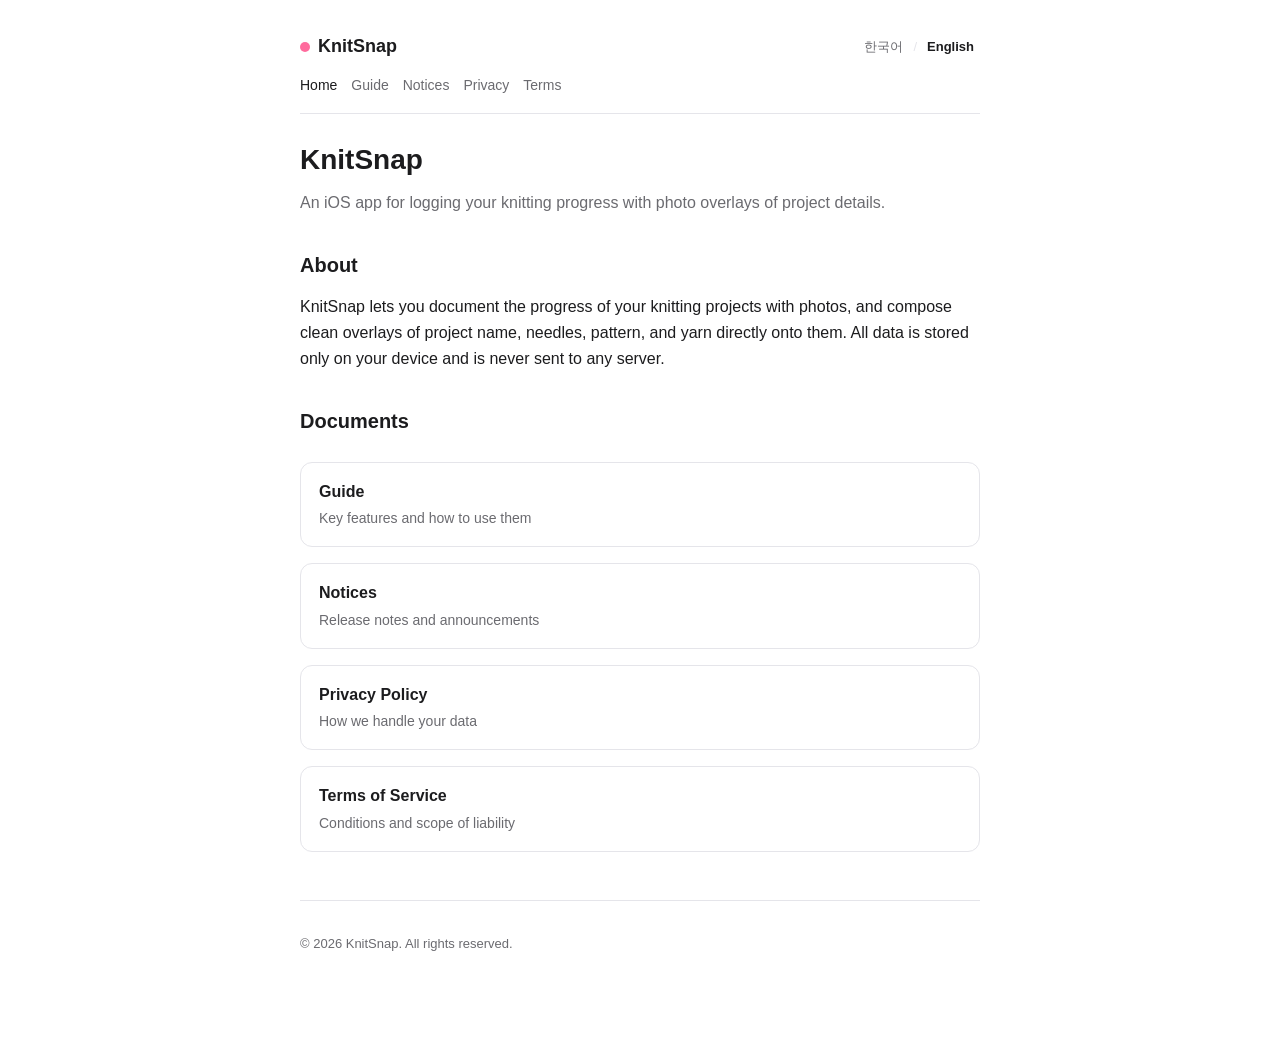
<file: docs/index.html>
<!DOCTYPE html>
<html>
<head>
  <meta charset="UTF-8" />
  <meta name="viewport" content="width=device-width, initial-scale=1.0" />
  <title>KnitSnap</title>
  <meta name="description" content="KnitSnap — iOS knitting progress log app" />
  <script>
    (function () {
      var lang = (navigator.language || "").toLowerCase();
      var target = lang.indexOf("ko") === 0 ? "./ko/" : "./en/";
      window.location.replace(target);
    })();
  </script>
  <meta http-equiv="refresh" content="0; url=./ko/" />
  <link rel="icon" type="image/png" href="favicon.png" />
  <link rel="apple-touch-icon" href="favicon.png" />
  <link rel="stylesheet" href="style.css" />
</head>
<body>
  <div class="container">
    <main>
      <h1>KnitSnap</h1>
      <p class="tagline">Redirecting… / 이동 중…</p>
      <p>
        <a href="./ko/">한국어</a> &nbsp;/&nbsp;
        <a href="./en/">English</a>
      </p>
    </main>
  </div>
</body>
</html>
</file>
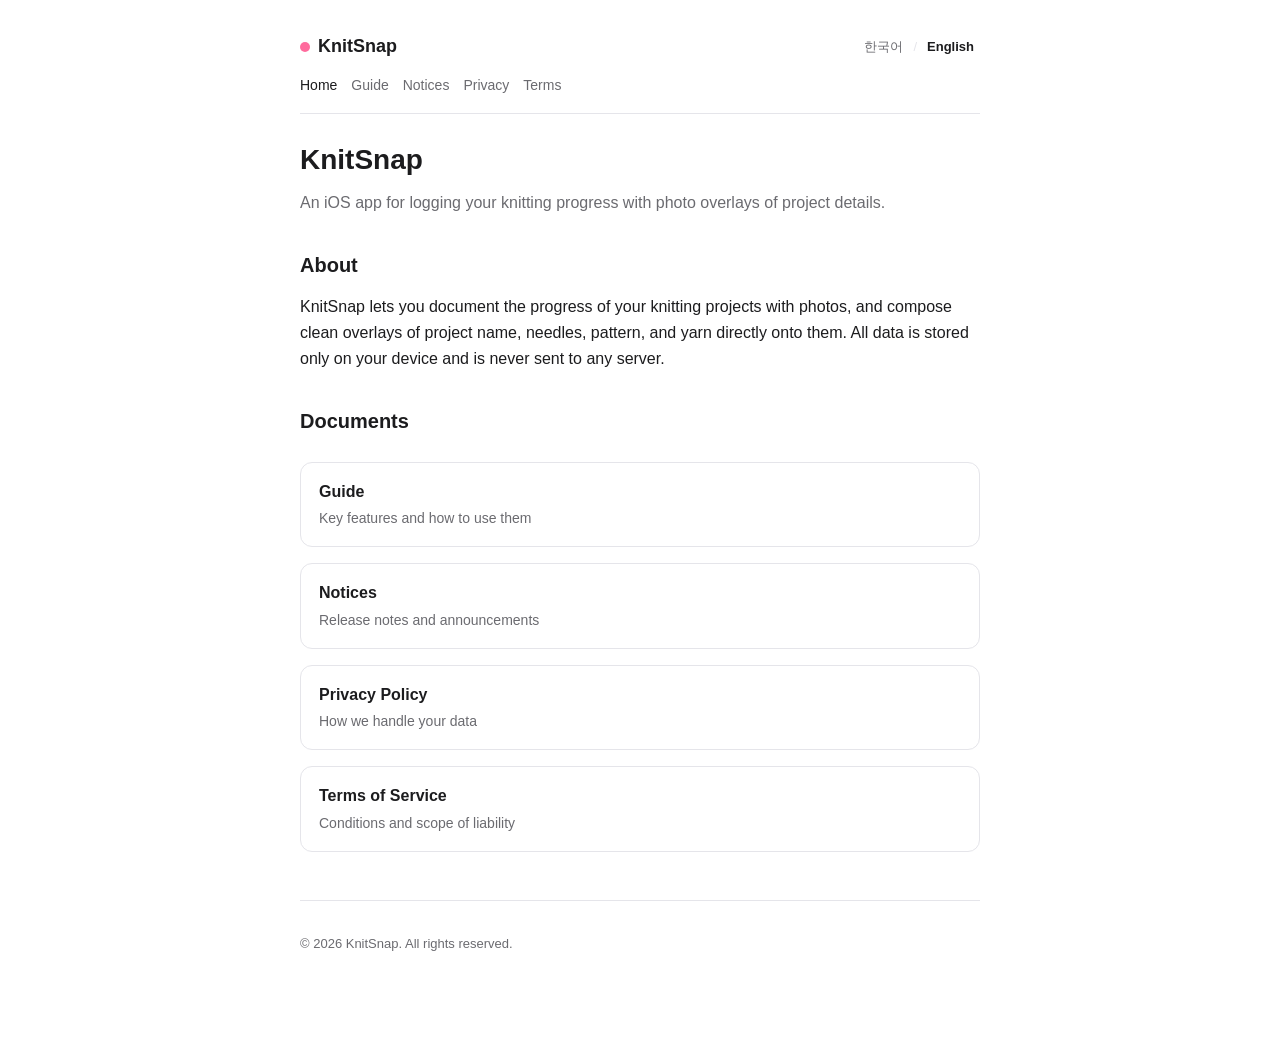
<file: docs/en/index.html>
<!DOCTYPE html>
<html lang="en">
<head>
  <meta charset="UTF-8" />
  <meta name="viewport" content="width=device-width, initial-scale=1.0" />
  <title>KnitSnap</title>
  <meta name="description" content="iOS app for logging your knitting progress with photo overlays of project details" />
  <link rel="icon" type="image/png" href="../favicon.png" />
  <link rel="apple-touch-icon" href="../favicon.png" />
  <link rel="stylesheet" href="../style.css" />
</head>
<body>
  <div class="container">
    <header class="site">
      <div class="header-row">
        <a href="./" class="brand"><span class="dot"></span>KnitSnap</a>
        <div class="lang-toggle">
          <a href="../ko/">한국어</a>
          <span class="sep">/</span>
          <a href="./" aria-current="page">English</a>
        </div>
      </div>
      <nav class="site">
        <a href="./" aria-current="page">Home</a>
        <a href="guide.html">Guide</a>
        <a href="notice.html">Notices</a>
        <a href="privacy.html">Privacy</a>
        <a href="terms.html">Terms</a>
      </nav>
    </header>

    <main>
      <h1>KnitSnap</h1>
      <p class="tagline">An iOS app for logging your knitting progress with photo overlays of project details.</p>

      <h2>About</h2>
      <p>KnitSnap lets you document the progress of your knitting projects with photos, and compose clean overlays of project name, needles, pattern, and yarn directly onto them. All data is stored only on your device and is never sent to any server.</p>

      <h2>Documents</h2>
      <ul class="card-list">
        <li>
          <a href="guide.html">
            <div class="title">Guide</div>
            <div class="desc">Key features and how to use them</div>
          </a>
        </li>
        <li>
          <a href="notice.html">
            <div class="title">Notices</div>
            <div class="desc">Release notes and announcements</div>
          </a>
        </li>
        <li>
          <a href="privacy.html">
            <div class="title">Privacy Policy</div>
            <div class="desc">How we handle your data</div>
          </a>
        </li>
        <li>
          <a href="terms.html">
            <div class="title">Terms of Service</div>
            <div class="desc">Conditions and scope of liability</div>
          </a>
        </li>
      </ul>
    </main>

    <footer class="site">
      <p>&copy; 2026 KnitSnap. All rights reserved.</p>
    </footer>
  </div>
</body>
</html>
</file>
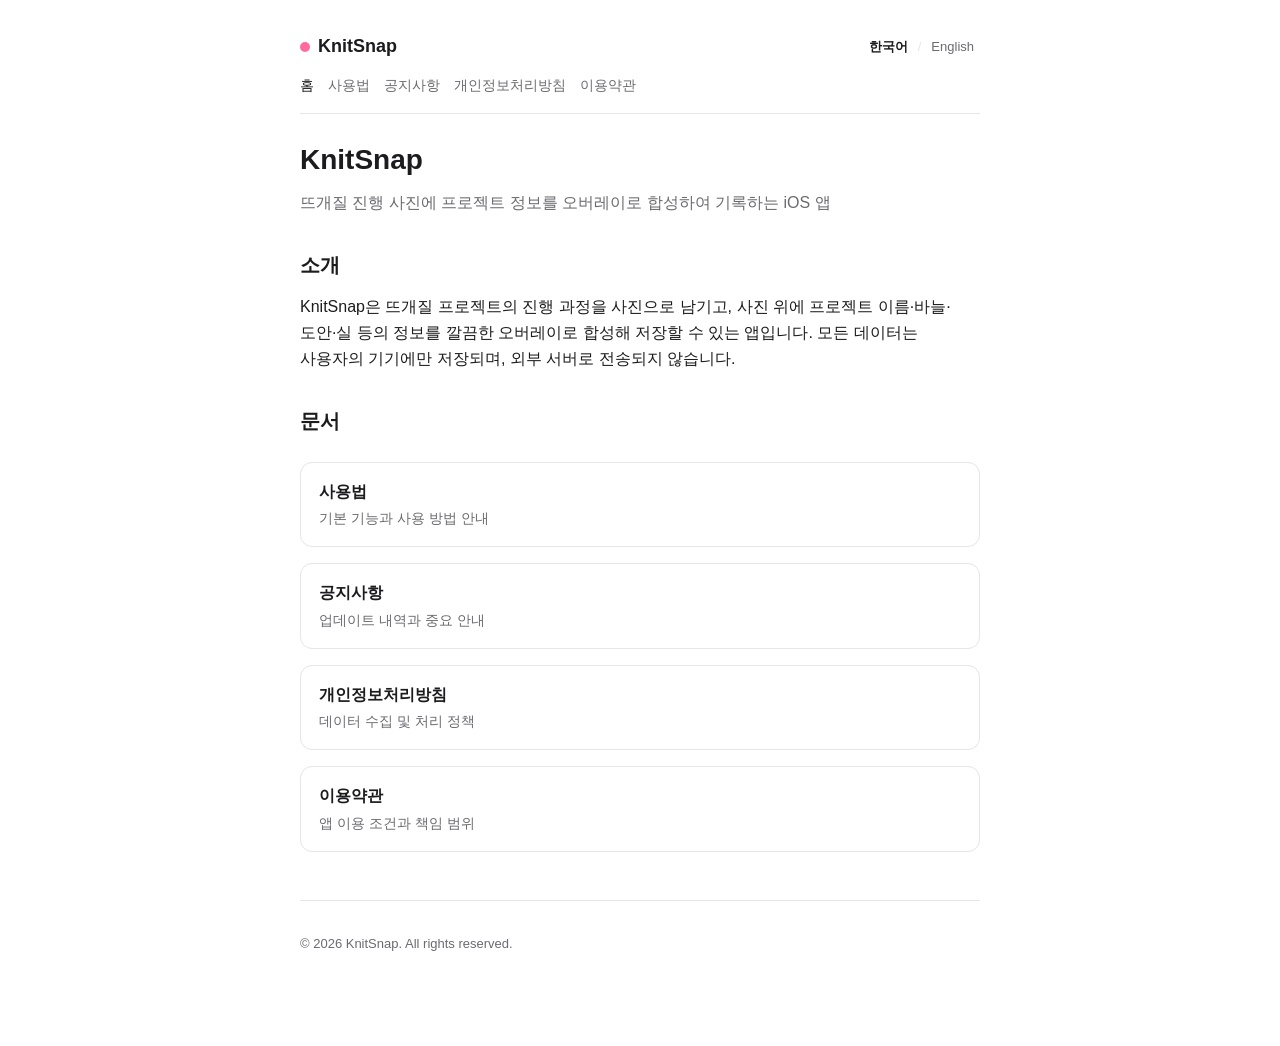
<file: docs/ko/index.html>
<!DOCTYPE html>
<html lang="ko">
<head>
  <meta charset="UTF-8" />
  <meta name="viewport" content="width=device-width, initial-scale=1.0" />
  <title>KnitSnap</title>
  <meta name="description" content="뜨개질 진행 사진에 프로젝트 정보를 오버레이로 합성하여 기록하는 iOS 앱" />
  <link rel="icon" type="image/png" href="../favicon.png" />
  <link rel="apple-touch-icon" href="../favicon.png" />
  <link rel="stylesheet" href="../style.css" />
</head>
<body>
  <div class="container">
    <header class="site">
      <div class="header-row">
        <a href="./" class="brand"><span class="dot"></span>KnitSnap</a>
        <div class="lang-toggle">
          <a href="./" aria-current="page">한국어</a>
          <span class="sep">/</span>
          <a href="../en/">English</a>
        </div>
      </div>
      <nav class="site">
        <a href="./" aria-current="page">홈</a>
        <a href="guide.html">사용법</a>
        <a href="notice.html">공지사항</a>
        <a href="privacy.html">개인정보처리방침</a>
        <a href="terms.html">이용약관</a>
      </nav>
    </header>

    <main>
      <h1>KnitSnap</h1>
      <p class="tagline">뜨개질 진행 사진에 프로젝트 정보를 오버레이로 합성하여 기록하는 iOS 앱</p>

      <h2>소개</h2>
      <p>KnitSnap은 뜨개질 프로젝트의 진행 과정을 사진으로 남기고, 사진 위에 프로젝트 이름·바늘·도안·실 등의 정보를 깔끔한 오버레이로 합성해 저장할 수 있는 앱입니다. 모든 데이터는 사용자의 기기에만 저장되며, 외부 서버로 전송되지 않습니다.</p>

      <h2>문서</h2>
      <ul class="card-list">
        <li>
          <a href="guide.html">
            <div class="title">사용법</div>
            <div class="desc">기본 기능과 사용 방법 안내</div>
          </a>
        </li>
        <li>
          <a href="notice.html">
            <div class="title">공지사항</div>
            <div class="desc">업데이트 내역과 중요 안내</div>
          </a>
        </li>
        <li>
          <a href="privacy.html">
            <div class="title">개인정보처리방침</div>
            <div class="desc">데이터 수집 및 처리 정책</div>
          </a>
        </li>
        <li>
          <a href="terms.html">
            <div class="title">이용약관</div>
            <div class="desc">앱 이용 조건과 책임 범위</div>
          </a>
        </li>
      </ul>
    </main>

    <footer class="site">
      <p>&copy; 2026 KnitSnap. All rights reserved.</p>
    </footer>
  </div>
</body>
</html>
</file>
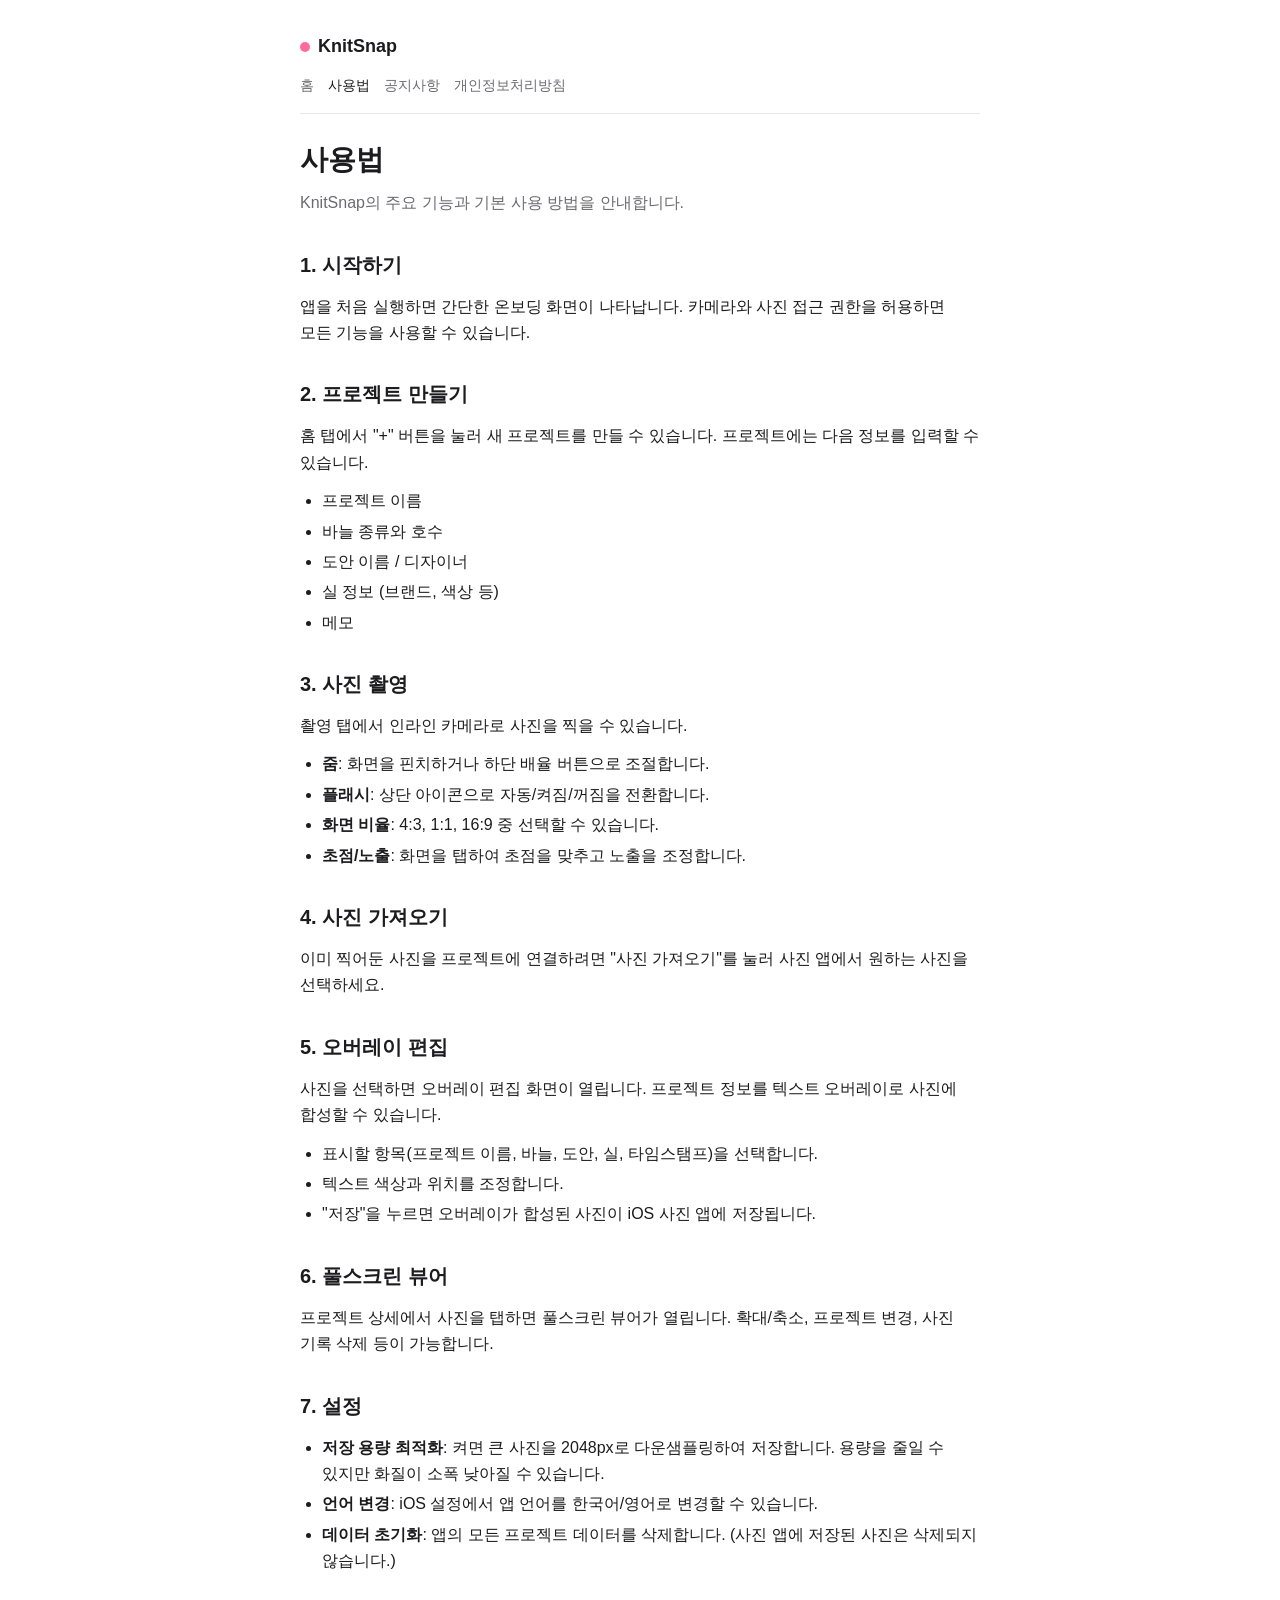
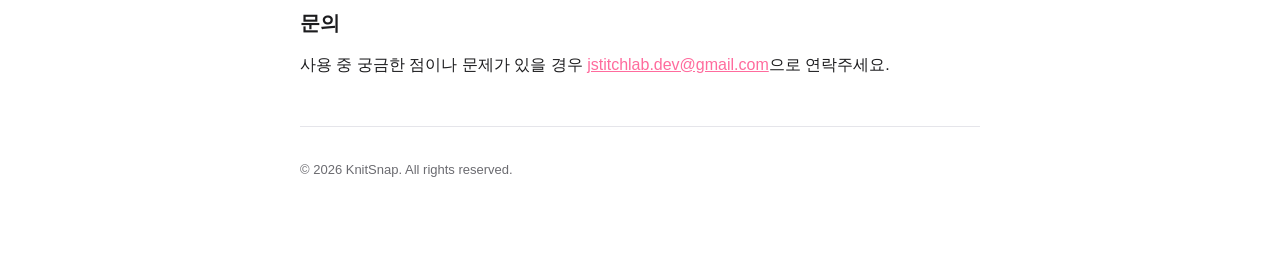
<file: docs/guide.html>
<!DOCTYPE html>
<html lang="ko">
<head>
  <meta charset="UTF-8" />
  <meta name="viewport" content="width=device-width, initial-scale=1.0" />
  <title>사용법 · KnitSnap</title>
  <meta name="description" content="KnitSnap 기본 사용법 안내" />
  <link rel="stylesheet" href="style.css" />
</head>
<body>
  <div class="container">
    <header class="site">
      <a href="./" class="brand"><span class="dot"></span>KnitSnap</a>
      <nav class="site">
        <a href="./">홈</a>
        <a href="guide.html" aria-current="page">사용법</a>
        <a href="notice.html">공지사항</a>
        <a href="privacy.html">개인정보처리방침</a>
      </nav>
    </header>

    <main>
      <h1>사용법</h1>
      <p class="tagline">KnitSnap의 주요 기능과 기본 사용 방법을 안내합니다.</p>

      <h2>1. 시작하기</h2>
      <p>앱을 처음 실행하면 간단한 온보딩 화면이 나타납니다. 카메라와 사진 접근 권한을 허용하면 모든 기능을 사용할 수 있습니다.</p>

      <h2>2. 프로젝트 만들기</h2>
      <p>홈 탭에서 "+" 버튼을 눌러 새 프로젝트를 만들 수 있습니다. 프로젝트에는 다음 정보를 입력할 수 있습니다.</p>
      <ul>
        <li>프로젝트 이름</li>
        <li>바늘 종류와 호수</li>
        <li>도안 이름 / 디자이너</li>
        <li>실 정보 (브랜드, 색상 등)</li>
        <li>메모</li>
      </ul>

      <h2>3. 사진 촬영</h2>
      <p>촬영 탭에서 인라인 카메라로 사진을 찍을 수 있습니다.</p>
      <ul>
        <li><strong>줌</strong>: 화면을 핀치하거나 하단 배율 버튼으로 조절합니다.</li>
        <li><strong>플래시</strong>: 상단 아이콘으로 자동/켜짐/꺼짐을 전환합니다.</li>
        <li><strong>화면 비율</strong>: 4:3, 1:1, 16:9 중 선택할 수 있습니다.</li>
        <li><strong>초점/노출</strong>: 화면을 탭하여 초점을 맞추고 노출을 조정합니다.</li>
      </ul>

      <h2>4. 사진 가져오기</h2>
      <p>이미 찍어둔 사진을 프로젝트에 연결하려면 "사진 가져오기"를 눌러 사진 앱에서 원하는 사진을 선택하세요.</p>

      <h2>5. 오버레이 편집</h2>
      <p>사진을 선택하면 오버레이 편집 화면이 열립니다. 프로젝트 정보를 텍스트 오버레이로 사진에 합성할 수 있습니다.</p>
      <ul>
        <li>표시할 항목(프로젝트 이름, 바늘, 도안, 실, 타임스탬프)을 선택합니다.</li>
        <li>텍스트 색상과 위치를 조정합니다.</li>
        <li>"저장"을 누르면 오버레이가 합성된 사진이 iOS 사진 앱에 저장됩니다.</li>
      </ul>

      <h2>6. 풀스크린 뷰어</h2>
      <p>프로젝트 상세에서 사진을 탭하면 풀스크린 뷰어가 열립니다. 확대/축소, 프로젝트 변경, 사진 기록 삭제 등이 가능합니다.</p>

      <h2>7. 설정</h2>
      <ul>
        <li><strong>저장 용량 최적화</strong>: 켜면 큰 사진을 2048px로 다운샘플링하여 저장합니다. 용량을 줄일 수 있지만 화질이 소폭 낮아질 수 있습니다.</li>
        <li><strong>언어 변경</strong>: iOS 설정에서 앱 언어를 한국어/영어로 변경할 수 있습니다.</li>
        <li><strong>데이터 초기화</strong>: 앱의 모든 프로젝트 데이터를 삭제합니다. (사진 앱에 저장된 사진은 삭제되지 않습니다.)</li>
      </ul>

      <h2>문의</h2>
      <p>사용 중 궁금한 점이나 문제가 있을 경우 <a href="mailto:jstitchlab.dev@gmail.com">jstitchlab.dev@gmail.com</a>으로 연락주세요.</p>
    </main>

    <footer class="site">
      <p>&copy; 2026 KnitSnap. All rights reserved.</p>
    </footer>
  </div>
</body>
</html>
</file>
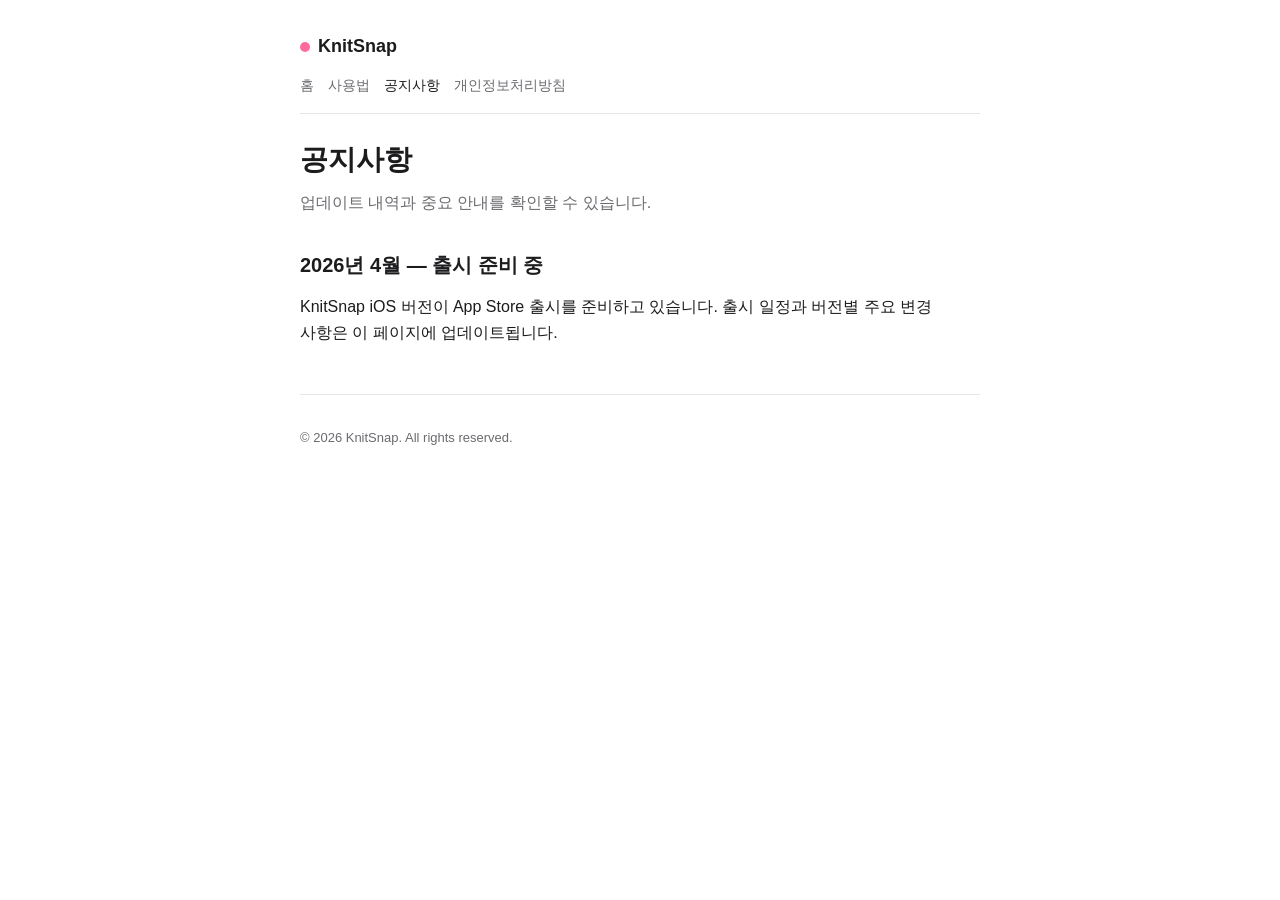
<file: docs/notice.html>
<!DOCTYPE html>
<html lang="ko">
<head>
  <meta charset="UTF-8" />
  <meta name="viewport" content="width=device-width, initial-scale=1.0" />
  <title>공지사항 · KnitSnap</title>
  <meta name="description" content="KnitSnap 업데이트 내역 및 공지사항" />
  <link rel="stylesheet" href="style.css" />
</head>
<body>
  <div class="container">
    <header class="site">
      <a href="./" class="brand"><span class="dot"></span>KnitSnap</a>
      <nav class="site">
        <a href="./">홈</a>
        <a href="guide.html">사용법</a>
        <a href="notice.html" aria-current="page">공지사항</a>
        <a href="privacy.html">개인정보처리방침</a>
      </nav>
    </header>

    <main>
      <h1>공지사항</h1>
      <p class="tagline">업데이트 내역과 중요 안내를 확인할 수 있습니다.</p>

      <h2>2026년 4월 — 출시 준비 중</h2>
      <p>KnitSnap iOS 버전이 App Store 출시를 준비하고 있습니다. 출시 일정과 버전별 주요 변경 사항은 이 페이지에 업데이트됩니다.</p>
    </main>

    <footer class="site">
      <p>&copy; 2026 KnitSnap. All rights reserved.</p>
    </footer>
  </div>
</body>
</html>
</file>
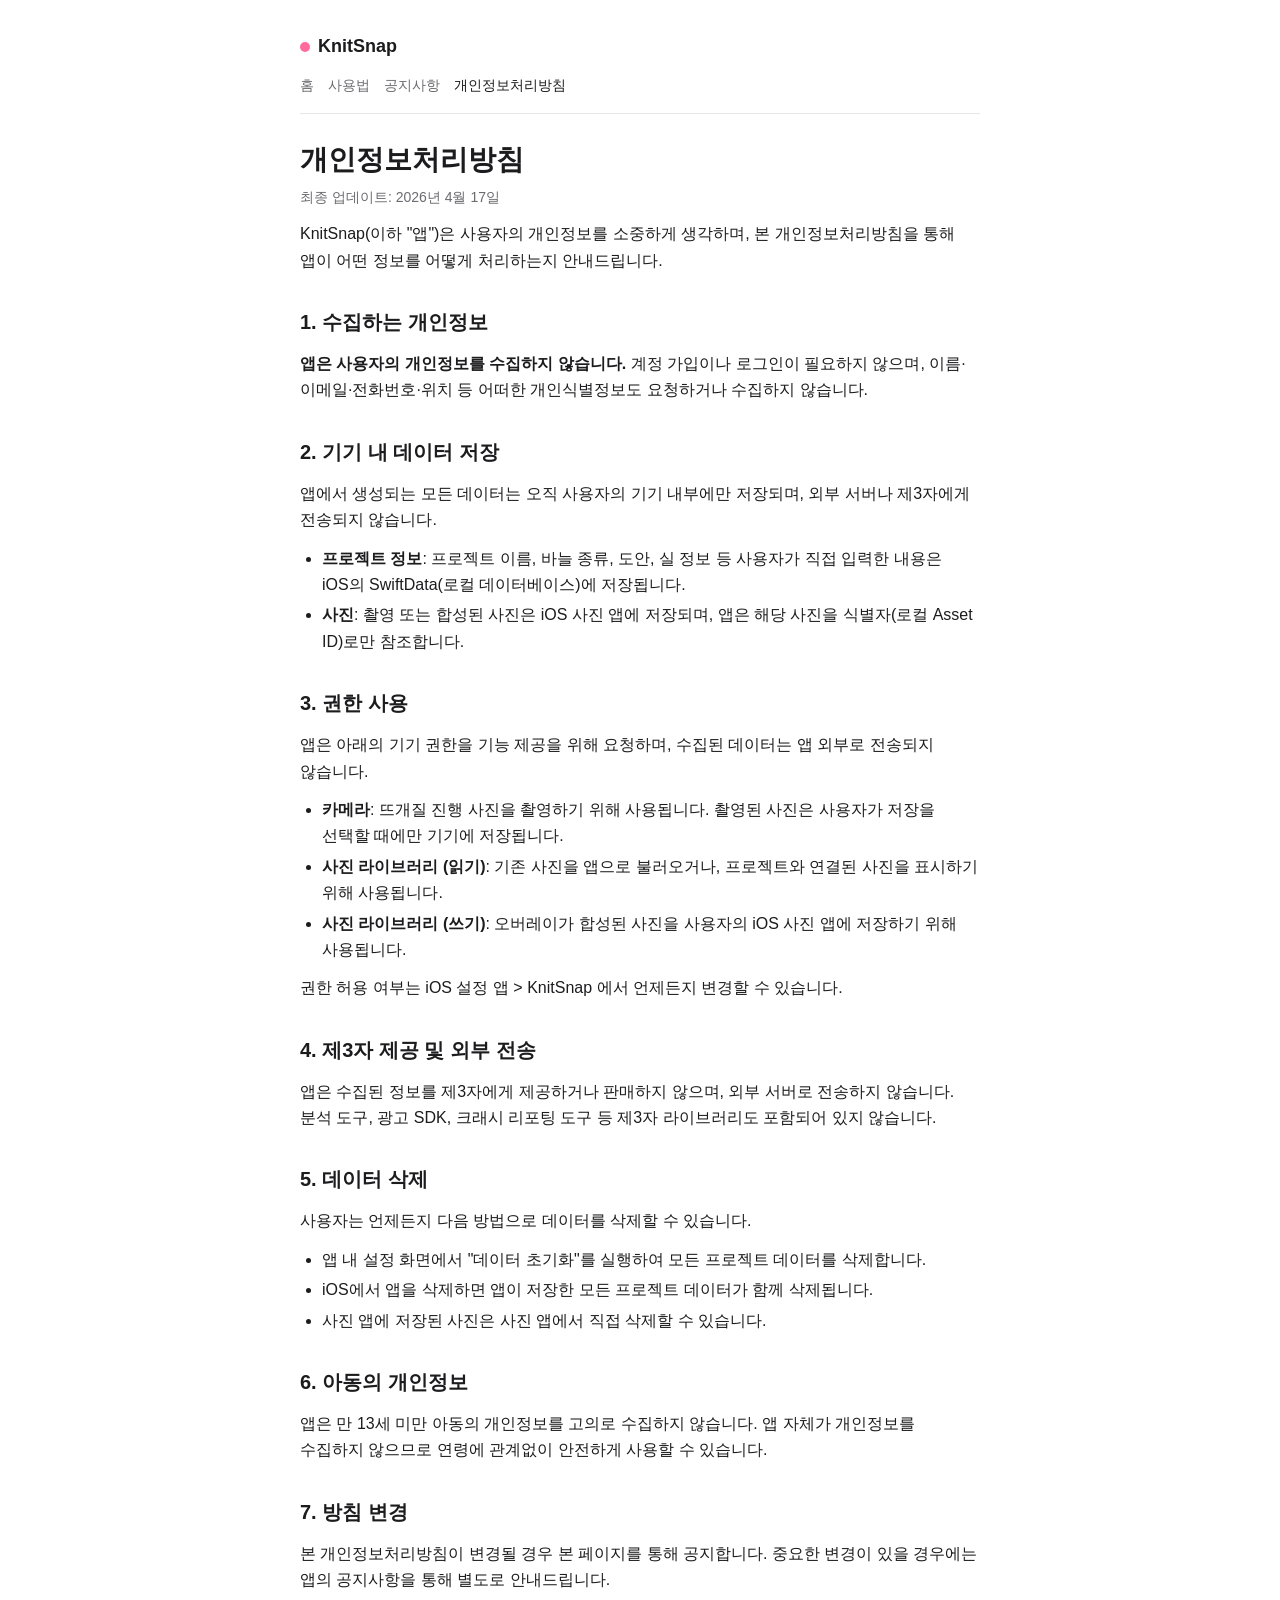
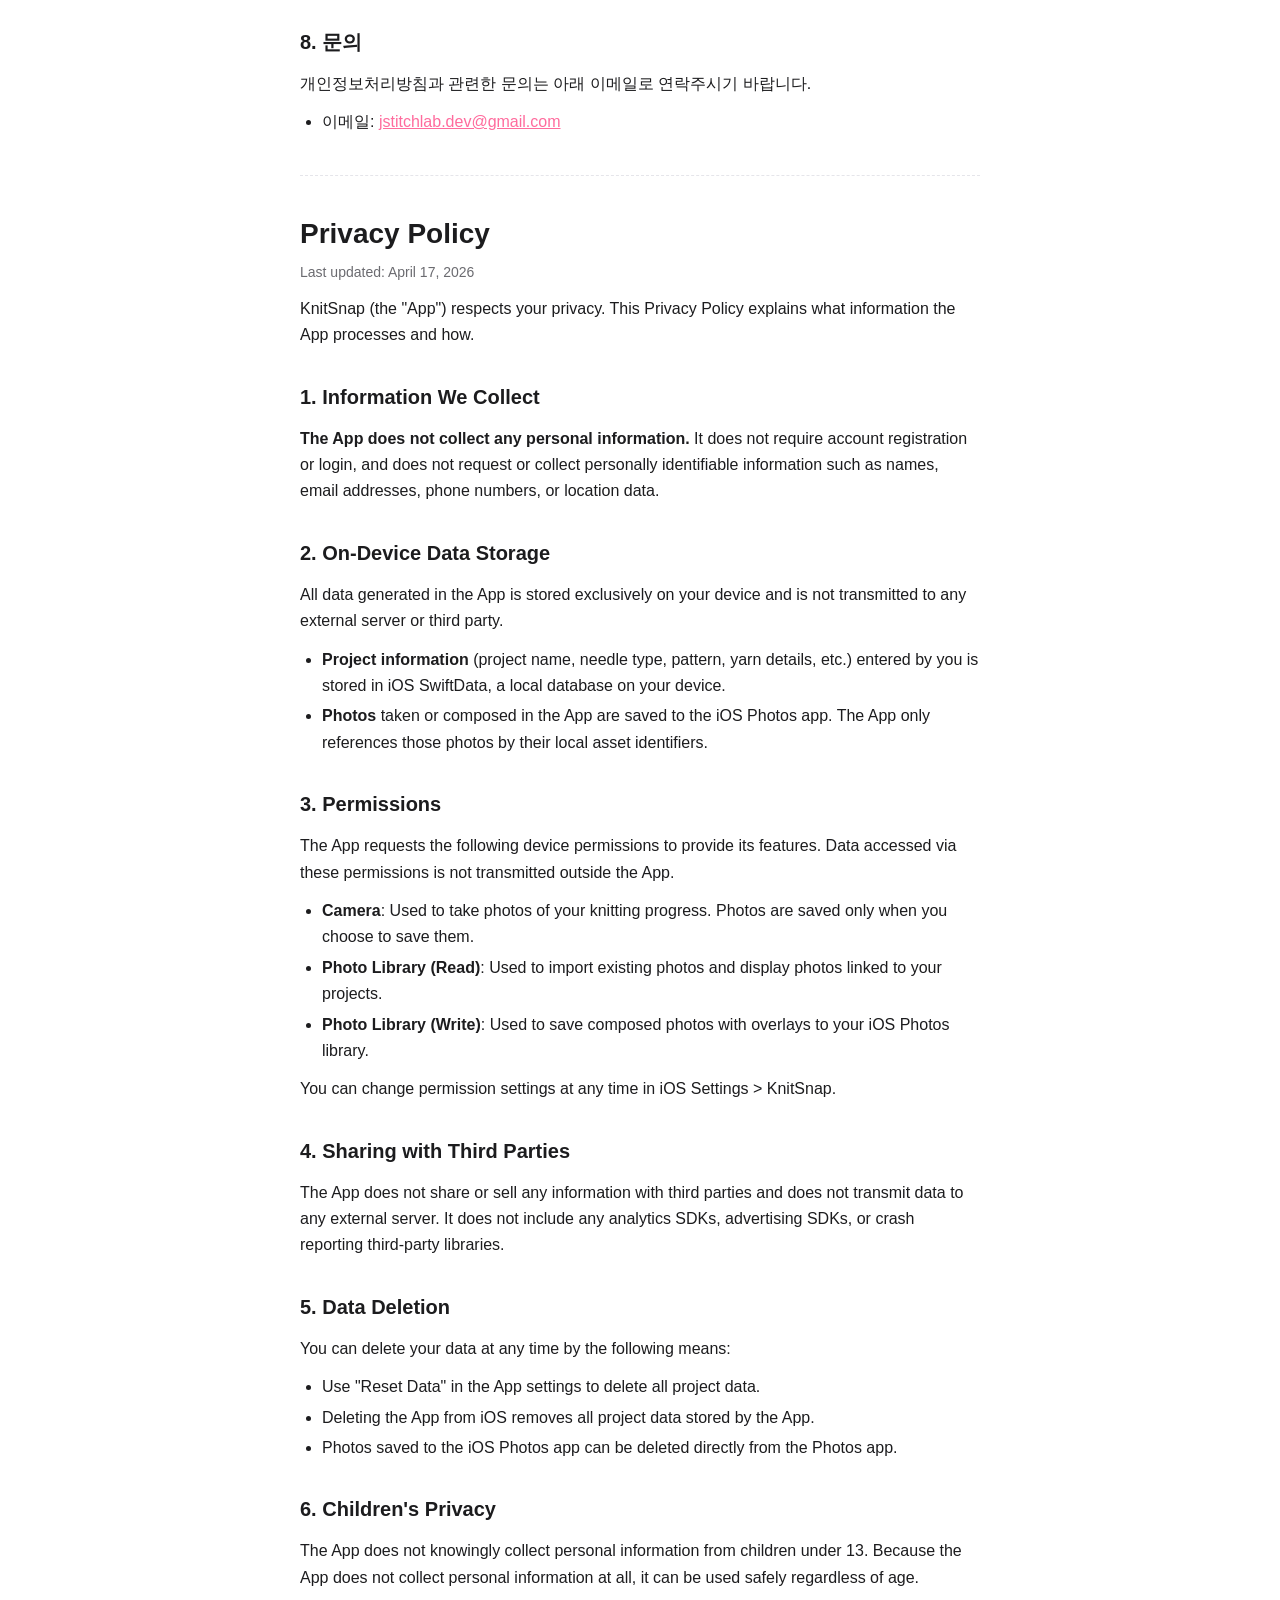
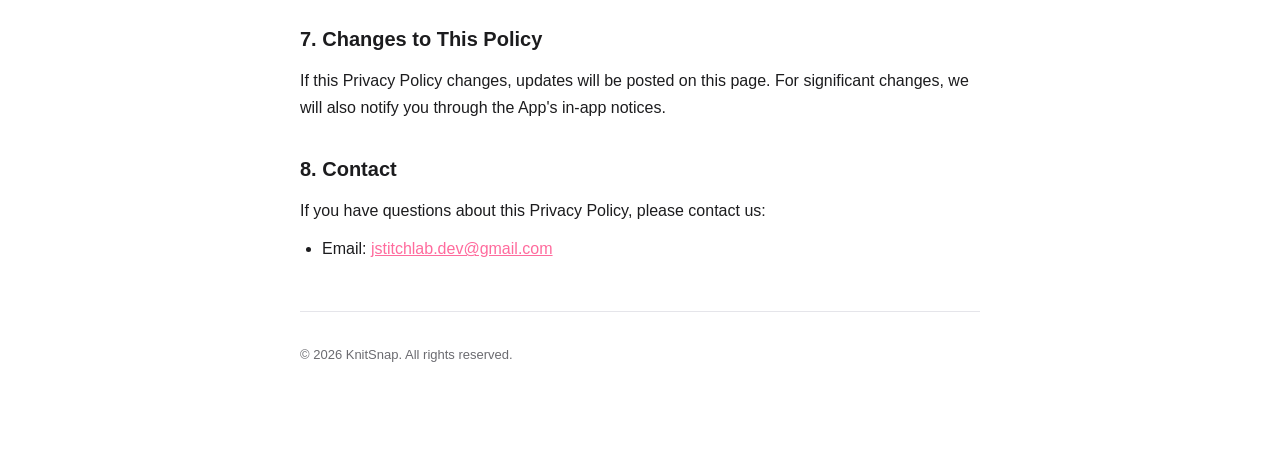
<file: docs/privacy.html>
<!DOCTYPE html>
<html lang="ko">
<head>
  <meta charset="UTF-8" />
  <meta name="viewport" content="width=device-width, initial-scale=1.0" />
  <title>개인정보처리방침 · KnitSnap</title>
  <meta name="description" content="KnitSnap 앱의 개인정보처리방침" />
  <link rel="stylesheet" href="style.css" />
</head>
<body>
  <div class="container">
    <header class="site">
      <a href="./" class="brand"><span class="dot"></span>KnitSnap</a>
      <nav class="site">
        <a href="./">홈</a>
        <a href="guide.html">사용법</a>
        <a href="notice.html">공지사항</a>
        <a href="privacy.html" aria-current="page">개인정보처리방침</a>
      </nav>
    </header>

    <main>
      <h1>개인정보처리방침</h1>
      <p class="meta">최종 업데이트: 2026년 4월 17일</p>

      <p>KnitSnap(이하 "앱")은 사용자의 개인정보를 소중하게 생각하며, 본 개인정보처리방침을 통해 앱이 어떤 정보를 어떻게 처리하는지 안내드립니다.</p>

      <h2>1. 수집하는 개인정보</h2>
      <p><strong>앱은 사용자의 개인정보를 수집하지 않습니다.</strong> 계정 가입이나 로그인이 필요하지 않으며, 이름·이메일·전화번호·위치 등 어떠한 개인식별정보도 요청하거나 수집하지 않습니다.</p>

      <h2>2. 기기 내 데이터 저장</h2>
      <p>앱에서 생성되는 모든 데이터는 오직 사용자의 기기 내부에만 저장되며, 외부 서버나 제3자에게 전송되지 않습니다.</p>
      <ul>
        <li><strong>프로젝트 정보</strong>: 프로젝트 이름, 바늘 종류, 도안, 실 정보 등 사용자가 직접 입력한 내용은 iOS의 SwiftData(로컬 데이터베이스)에 저장됩니다.</li>
        <li><strong>사진</strong>: 촬영 또는 합성된 사진은 iOS 사진 앱에 저장되며, 앱은 해당 사진을 식별자(로컬 Asset ID)로만 참조합니다.</li>
      </ul>

      <h2>3. 권한 사용</h2>
      <p>앱은 아래의 기기 권한을 기능 제공을 위해 요청하며, 수집된 데이터는 앱 외부로 전송되지 않습니다.</p>
      <ul>
        <li><strong>카메라</strong>: 뜨개질 진행 사진을 촬영하기 위해 사용됩니다. 촬영된 사진은 사용자가 저장을 선택할 때에만 기기에 저장됩니다.</li>
        <li><strong>사진 라이브러리 (읽기)</strong>: 기존 사진을 앱으로 불러오거나, 프로젝트와 연결된 사진을 표시하기 위해 사용됩니다.</li>
        <li><strong>사진 라이브러리 (쓰기)</strong>: 오버레이가 합성된 사진을 사용자의 iOS 사진 앱에 저장하기 위해 사용됩니다.</li>
      </ul>
      <p>권한 허용 여부는 iOS 설정 앱 &gt; KnitSnap 에서 언제든지 변경할 수 있습니다.</p>

      <h2>4. 제3자 제공 및 외부 전송</h2>
      <p>앱은 수집된 정보를 제3자에게 제공하거나 판매하지 않으며, 외부 서버로 전송하지 않습니다. 분석 도구, 광고 SDK, 크래시 리포팅 도구 등 제3자 라이브러리도 포함되어 있지 않습니다.</p>

      <h2>5. 데이터 삭제</h2>
      <p>사용자는 언제든지 다음 방법으로 데이터를 삭제할 수 있습니다.</p>
      <ul>
        <li>앱 내 설정 화면에서 "데이터 초기화"를 실행하여 모든 프로젝트 데이터를 삭제합니다.</li>
        <li>iOS에서 앱을 삭제하면 앱이 저장한 모든 프로젝트 데이터가 함께 삭제됩니다.</li>
        <li>사진 앱에 저장된 사진은 사진 앱에서 직접 삭제할 수 있습니다.</li>
      </ul>

      <h2>6. 아동의 개인정보</h2>
      <p>앱은 만 13세 미만 아동의 개인정보를 고의로 수집하지 않습니다. 앱 자체가 개인정보를 수집하지 않으므로 연령에 관계없이 안전하게 사용할 수 있습니다.</p>

      <h2>7. 방침 변경</h2>
      <p>본 개인정보처리방침이 변경될 경우 본 페이지를 통해 공지합니다. 중요한 변경이 있을 경우에는 앱의 공지사항을 통해 별도로 안내드립니다.</p>

      <h2>8. 문의</h2>
      <p>개인정보처리방침과 관련한 문의는 아래 이메일로 연락주시기 바랍니다.</p>
      <ul>
        <li>이메일: <a href="mailto:jstitchlab.dev@gmail.com">jstitchlab.dev@gmail.com</a></li>
      </ul>

      <hr class="lang-divider" />

      <h1>Privacy Policy</h1>
      <p class="meta">Last updated: April 17, 2026</p>

      <p>KnitSnap (the "App") respects your privacy. This Privacy Policy explains what information the App processes and how.</p>

      <h2>1. Information We Collect</h2>
      <p><strong>The App does not collect any personal information.</strong> It does not require account registration or login, and does not request or collect personally identifiable information such as names, email addresses, phone numbers, or location data.</p>

      <h2>2. On-Device Data Storage</h2>
      <p>All data generated in the App is stored exclusively on your device and is not transmitted to any external server or third party.</p>
      <ul>
        <li><strong>Project information</strong> (project name, needle type, pattern, yarn details, etc.) entered by you is stored in iOS SwiftData, a local database on your device.</li>
        <li><strong>Photos</strong> taken or composed in the App are saved to the iOS Photos app. The App only references those photos by their local asset identifiers.</li>
      </ul>

      <h2>3. Permissions</h2>
      <p>The App requests the following device permissions to provide its features. Data accessed via these permissions is not transmitted outside the App.</p>
      <ul>
        <li><strong>Camera</strong>: Used to take photos of your knitting progress. Photos are saved only when you choose to save them.</li>
        <li><strong>Photo Library (Read)</strong>: Used to import existing photos and display photos linked to your projects.</li>
        <li><strong>Photo Library (Write)</strong>: Used to save composed photos with overlays to your iOS Photos library.</li>
      </ul>
      <p>You can change permission settings at any time in iOS Settings &gt; KnitSnap.</p>

      <h2>4. Sharing with Third Parties</h2>
      <p>The App does not share or sell any information with third parties and does not transmit data to any external server. It does not include any analytics SDKs, advertising SDKs, or crash reporting third-party libraries.</p>

      <h2>5. Data Deletion</h2>
      <p>You can delete your data at any time by the following means:</p>
      <ul>
        <li>Use "Reset Data" in the App settings to delete all project data.</li>
        <li>Deleting the App from iOS removes all project data stored by the App.</li>
        <li>Photos saved to the iOS Photos app can be deleted directly from the Photos app.</li>
      </ul>

      <h2>6. Children's Privacy</h2>
      <p>The App does not knowingly collect personal information from children under 13. Because the App does not collect personal information at all, it can be used safely regardless of age.</p>

      <h2>7. Changes to This Policy</h2>
      <p>If this Privacy Policy changes, updates will be posted on this page. For significant changes, we will also notify you through the App's in-app notices.</p>

      <h2>8. Contact</h2>
      <p>If you have questions about this Privacy Policy, please contact us:</p>
      <ul>
        <li>Email: <a href="mailto:jstitchlab.dev@gmail.com">jstitchlab.dev@gmail.com</a></li>
      </ul>
    </main>

    <footer class="site">
      <p>&copy; 2026 KnitSnap. All rights reserved.</p>
    </footer>
  </div>
</body>
</html>
</file>
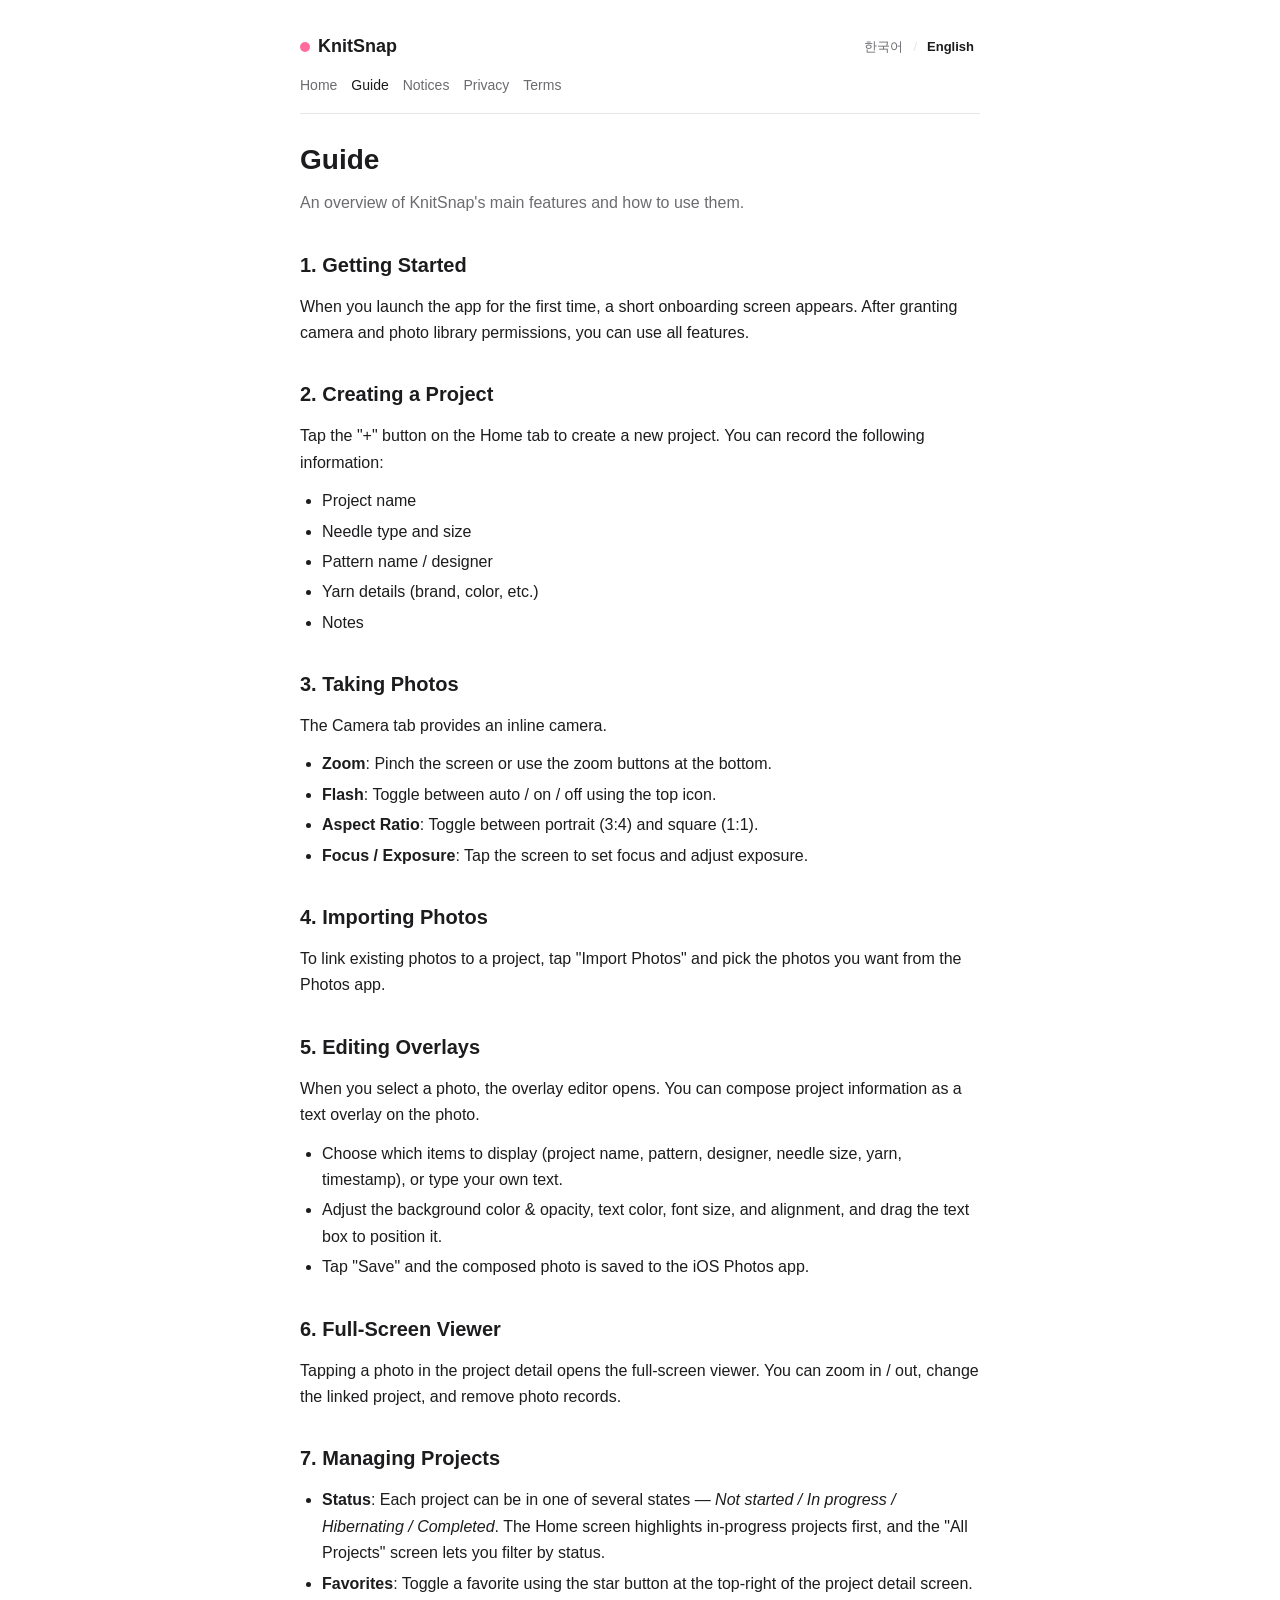
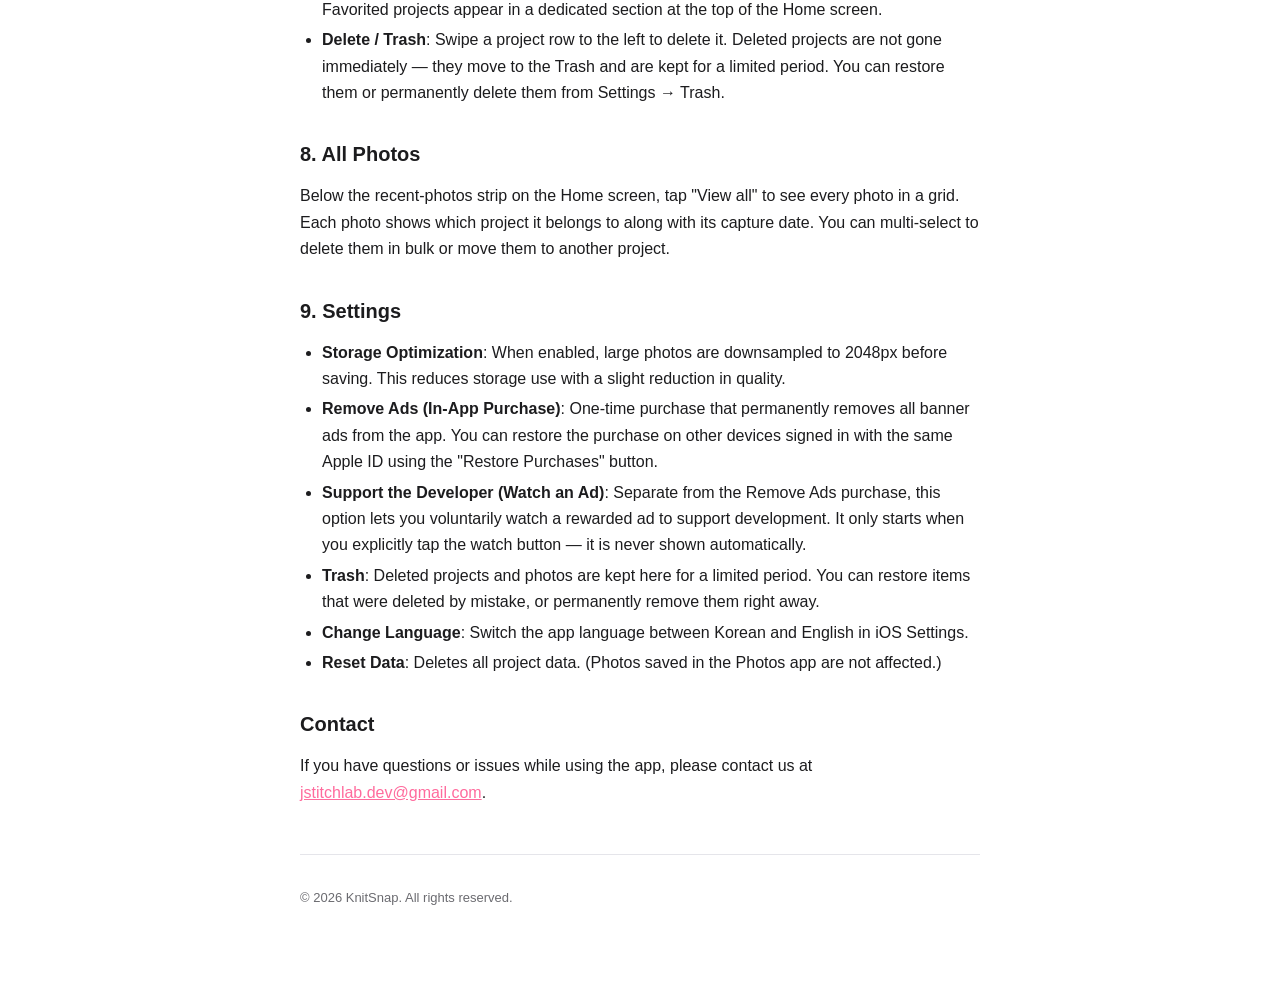
<file: docs/en/guide.html>
<!DOCTYPE html>
<html lang="en">
<head>
  <meta charset="UTF-8" />
  <meta name="viewport" content="width=device-width, initial-scale=1.0" />
  <title>Guide · KnitSnap</title>
  <meta name="description" content="How to use the main features of KnitSnap" />
  <link rel="icon" type="image/png" href="../favicon.png" />
  <link rel="apple-touch-icon" href="../favicon.png" />
  <link rel="stylesheet" href="../style.css" />
</head>
<body>
  <div class="container">
    <header class="site">
      <div class="header-row">
        <a href="./" class="brand"><span class="dot"></span>KnitSnap</a>
        <div class="lang-toggle">
          <a href="../ko/guide.html">한국어</a>
          <span class="sep">/</span>
          <a href="guide.html" aria-current="page">English</a>
        </div>
      </div>
      <nav class="site">
        <a href="./">Home</a>
        <a href="guide.html" aria-current="page">Guide</a>
        <a href="notice.html">Notices</a>
        <a href="privacy.html">Privacy</a>
        <a href="terms.html">Terms</a>
      </nav>
    </header>

    <main>
      <h1>Guide</h1>
      <p class="tagline">An overview of KnitSnap's main features and how to use them.</p>

      <h2>1. Getting Started</h2>
      <p>When you launch the app for the first time, a short onboarding screen appears. After granting camera and photo library permissions, you can use all features.</p>

      <h2>2. Creating a Project</h2>
      <p>Tap the "+" button on the Home tab to create a new project. You can record the following information:</p>
      <ul>
        <li>Project name</li>
        <li>Needle type and size</li>
        <li>Pattern name / designer</li>
        <li>Yarn details (brand, color, etc.)</li>
        <li>Notes</li>
      </ul>

      <h2>3. Taking Photos</h2>
      <p>The Camera tab provides an inline camera.</p>
      <ul>
        <li><strong>Zoom</strong>: Pinch the screen or use the zoom buttons at the bottom.</li>
        <li><strong>Flash</strong>: Toggle between auto / on / off using the top icon.</li>
        <li><strong>Aspect Ratio</strong>: Toggle between portrait (3:4) and square (1:1).</li>
        <li><strong>Focus / Exposure</strong>: Tap the screen to set focus and adjust exposure.</li>
      </ul>

      <h2>4. Importing Photos</h2>
      <p>To link existing photos to a project, tap "Import Photos" and pick the photos you want from the Photos app.</p>

      <h2>5. Editing Overlays</h2>
      <p>When you select a photo, the overlay editor opens. You can compose project information as a text overlay on the photo.</p>
      <ul>
        <li>Choose which items to display (project name, pattern, designer, needle size, yarn, timestamp), or type your own text.</li>
        <li>Adjust the background color &amp; opacity, text color, font size, and alignment, and drag the text box to position it.</li>
        <li>Tap "Save" and the composed photo is saved to the iOS Photos app.</li>
      </ul>

      <h2>6. Full-Screen Viewer</h2>
      <p>Tapping a photo in the project detail opens the full-screen viewer. You can zoom in / out, change the linked project, and remove photo records.</p>

      <h2>7. Managing Projects</h2>
      <ul>
        <li><strong>Status</strong>: Each project can be in one of several states &mdash; <em>Not started / In progress / Hibernating / Completed</em>. The Home screen highlights in-progress projects first, and the "All Projects" screen lets you filter by status.</li>
        <li><strong>Favorites</strong>: Toggle a favorite using the star button at the top-right of the project detail screen. Favorited projects appear in a dedicated section at the top of the Home screen.</li>
        <li><strong>Delete / Trash</strong>: Swipe a project row to the left to delete it. Deleted projects are not gone immediately &mdash; they move to the Trash and are kept for a limited period. You can restore them or permanently delete them from Settings &rarr; Trash.</li>
      </ul>

      <h2>8. All Photos</h2>
      <p>Below the recent-photos strip on the Home screen, tap "View all" to see every photo in a grid. Each photo shows which project it belongs to along with its capture date. You can multi-select to delete them in bulk or move them to another project.</p>

      <h2>9. Settings</h2>
      <ul>
        <li><strong>Storage Optimization</strong>: When enabled, large photos are downsampled to 2048px before saving. This reduces storage use with a slight reduction in quality.</li>
        <li><strong>Remove Ads (In-App Purchase)</strong>: One-time purchase that permanently removes all banner ads from the app. You can restore the purchase on other devices signed in with the same Apple ID using the "Restore Purchases" button.</li>
        <li><strong>Support the Developer (Watch an Ad)</strong>: Separate from the Remove Ads purchase, this option lets you voluntarily watch a rewarded ad to support development. It only starts when you explicitly tap the watch button &mdash; it is never shown automatically.</li>
        <li><strong>Trash</strong>: Deleted projects and photos are kept here for a limited period. You can restore items that were deleted by mistake, or permanently remove them right away.</li>
        <li><strong>Change Language</strong>: Switch the app language between Korean and English in iOS Settings.</li>
        <li><strong>Reset Data</strong>: Deletes all project data. (Photos saved in the Photos app are not affected.)</li>
      </ul>

      <h2>Contact</h2>
      <p>If you have questions or issues while using the app, please contact us at <a href="mailto:jstitchlab.dev@gmail.com">jstitchlab.dev@gmail.com</a>.</p>
    </main>

    <footer class="site">
      <p>&copy; 2026 KnitSnap. All rights reserved.</p>
    </footer>
  </div>
</body>
</html>
</file>
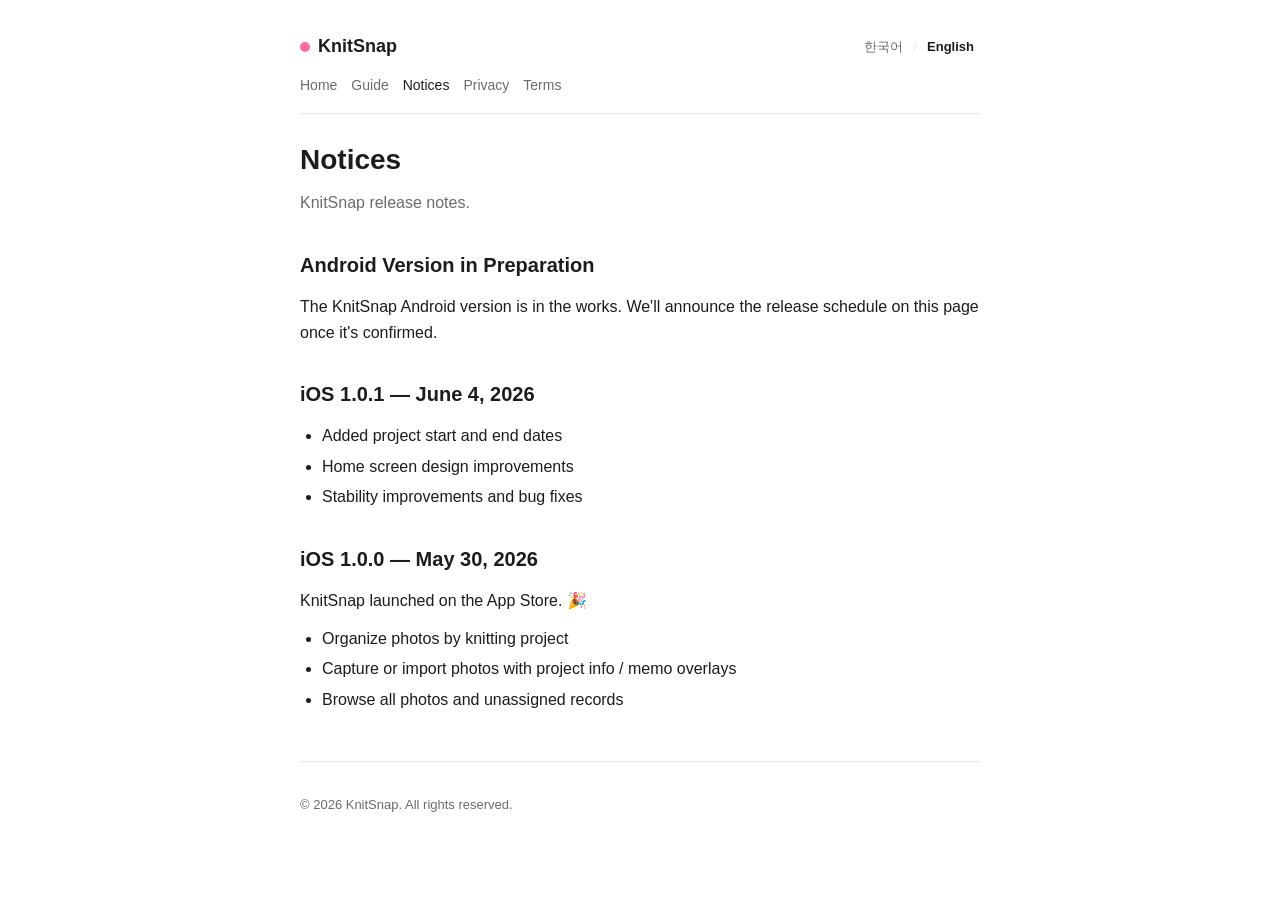
<file: docs/en/notice.html>
<!DOCTYPE html>
<html lang="en">
<head>
  <meta charset="UTF-8" />
  <meta name="viewport" content="width=device-width, initial-scale=1.0" />
  <title>Notices · KnitSnap</title>
  <meta name="description" content="KnitSnap release notes and announcements" />
  <link rel="icon" type="image/png" href="../favicon.png" />
  <link rel="apple-touch-icon" href="../favicon.png" />
  <link rel="stylesheet" href="../style.css" />
</head>
<body>
  <div class="container">
    <header class="site">
      <div class="header-row">
        <a href="./" class="brand"><span class="dot"></span>KnitSnap</a>
        <div class="lang-toggle">
          <a href="../ko/notice.html">한국어</a>
          <span class="sep">/</span>
          <a href="notice.html" aria-current="page">English</a>
        </div>
      </div>
      <nav class="site">
        <a href="./">Home</a>
        <a href="guide.html">Guide</a>
        <a href="notice.html" aria-current="page">Notices</a>
        <a href="privacy.html">Privacy</a>
        <a href="terms.html">Terms</a>
      </nav>
    </header>

    <main>
      <h1>Notices</h1>
      <p class="tagline">KnitSnap release notes.</p>

      <h2>Android Version in Preparation</h2>
      <p>The KnitSnap Android version is in the works. We'll announce the release schedule on this page once it's confirmed.</p>

      <h2>iOS 1.0.1 — June 4, 2026</h2>
      <ul>
        <li>Added project start and end dates</li>
        <li>Home screen design improvements</li>
        <li>Stability improvements and bug fixes</li>
      </ul>

      <h2>iOS 1.0.0 — May 30, 2026</h2>
      <p>KnitSnap launched on the App Store. 🎉</p>
      <ul>
        <li>Organize photos by knitting project</li>
        <li>Capture or import photos with project info / memo overlays</li>
        <li>Browse all photos and unassigned records</li>
      </ul>
    </main>

    <footer class="site">
      <p>&copy; 2026 KnitSnap. All rights reserved.</p>
    </footer>
  </div>
</body>
</html>
</file>
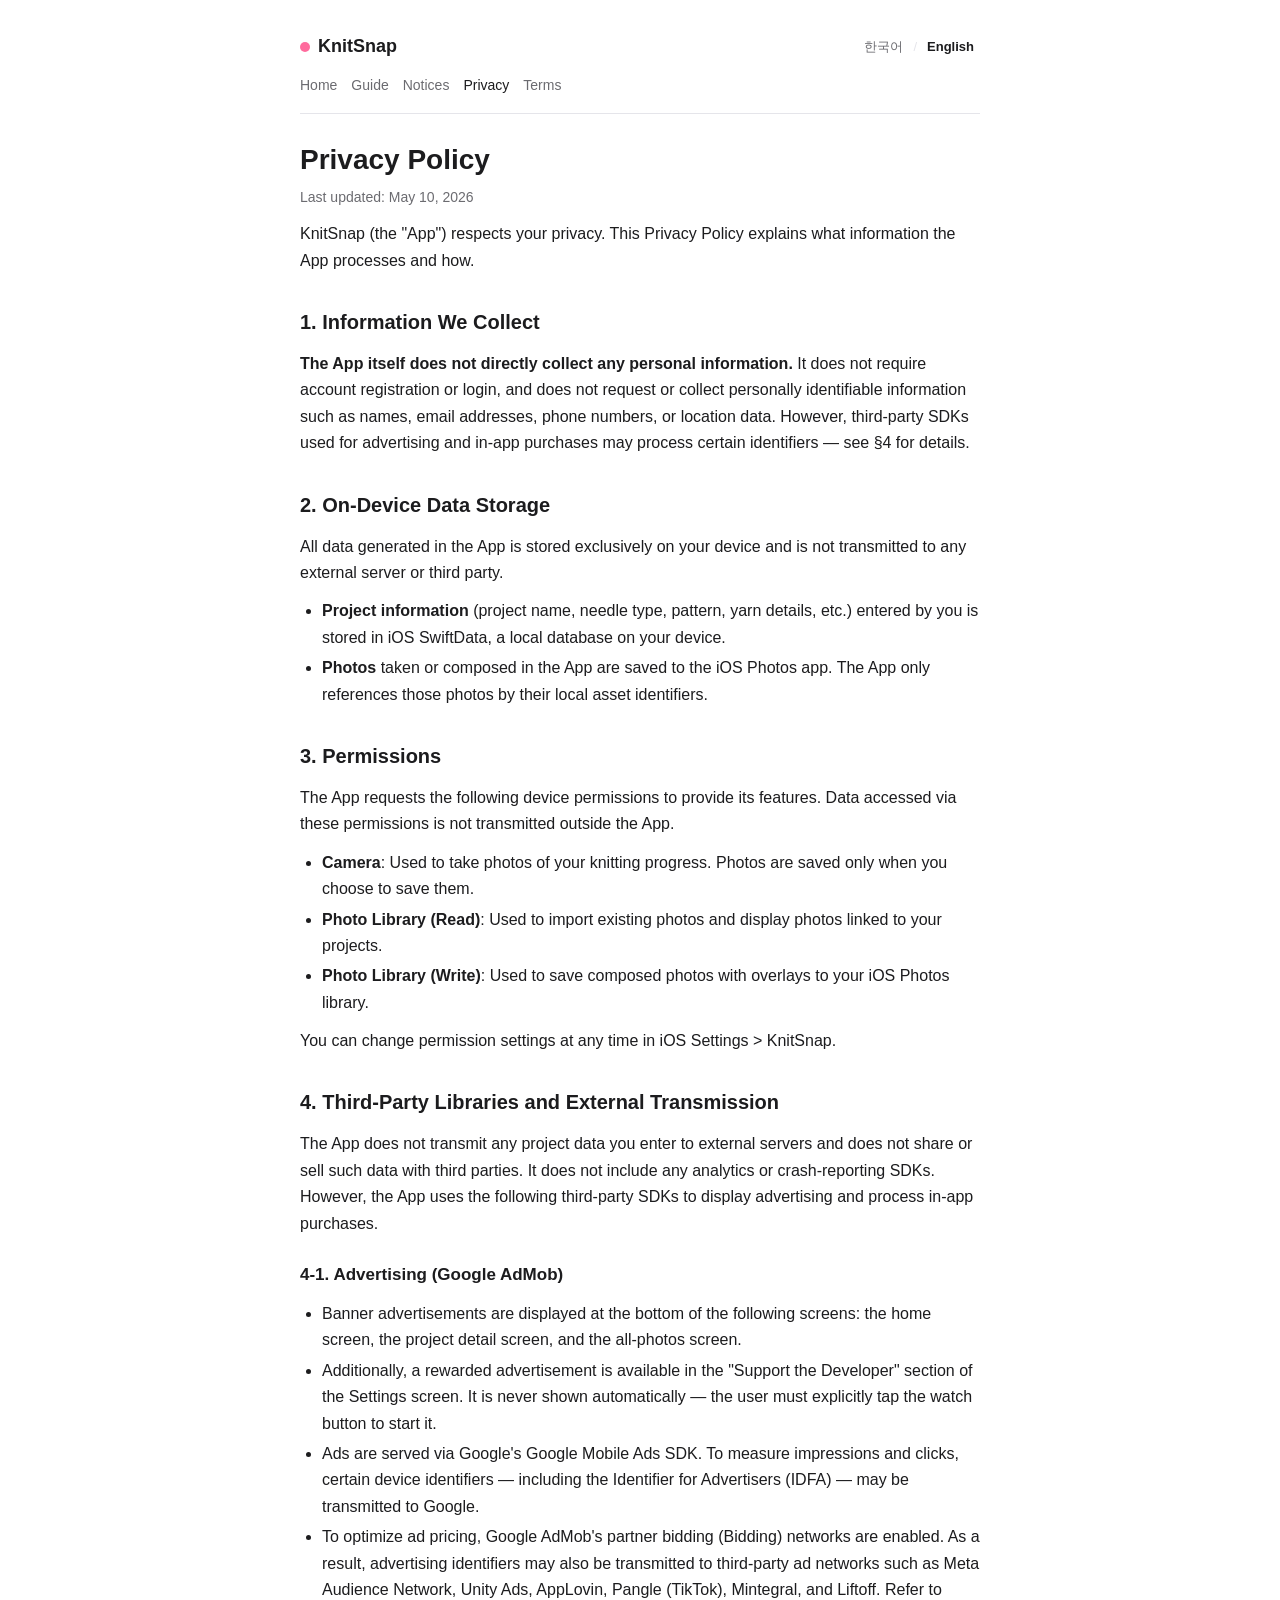
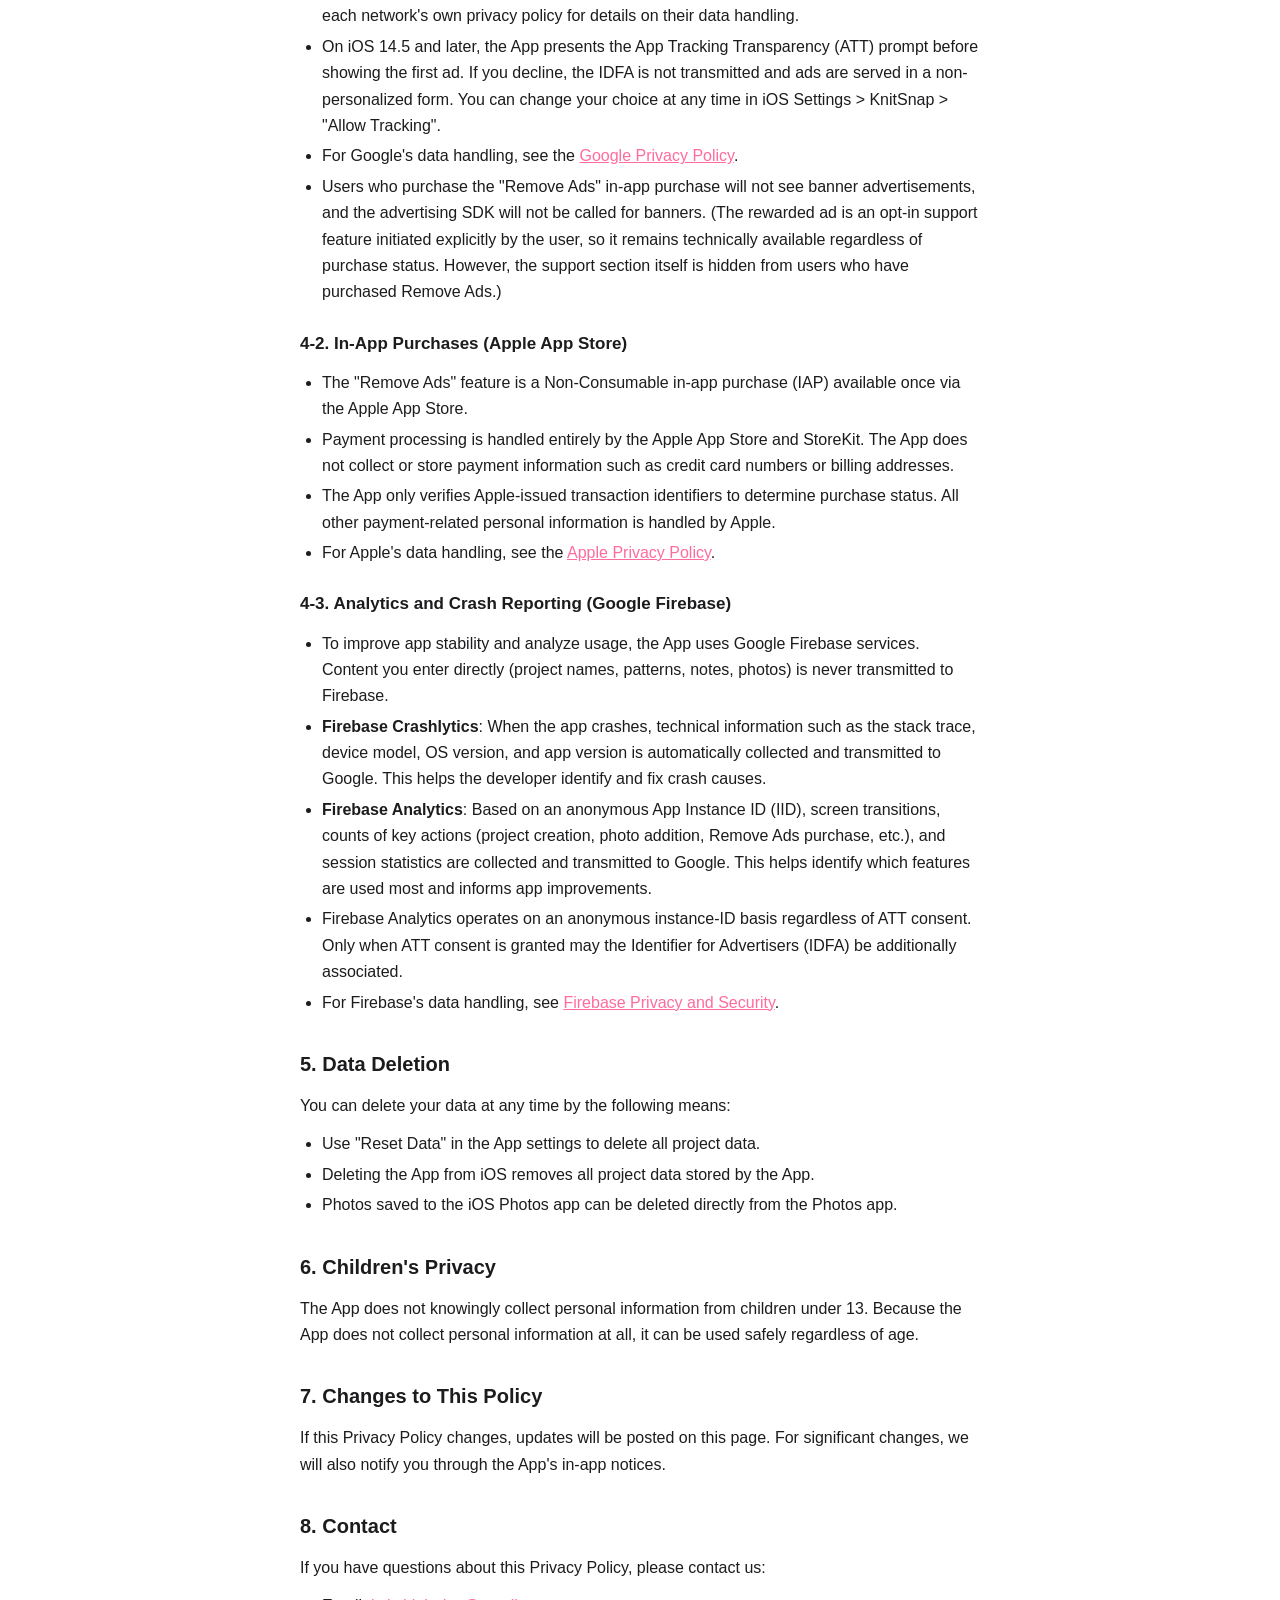
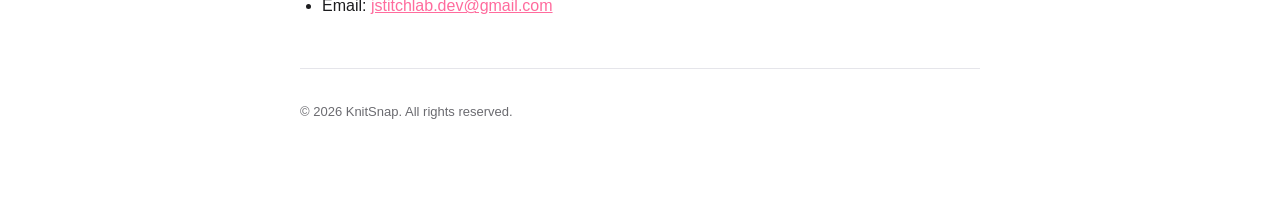
<file: docs/en/privacy.html>
<!DOCTYPE html>
<html lang="en">
<head>
  <meta charset="UTF-8" />
  <meta name="viewport" content="width=device-width, initial-scale=1.0" />
  <title>Privacy Policy · KnitSnap</title>
  <meta name="description" content="KnitSnap privacy policy" />
  <link rel="icon" type="image/png" href="../favicon.png" />
  <link rel="apple-touch-icon" href="../favicon.png" />
  <link rel="stylesheet" href="../style.css" />
</head>
<body>
  <div class="container">
    <header class="site">
      <div class="header-row">
        <a href="./" class="brand"><span class="dot"></span>KnitSnap</a>
        <div class="lang-toggle">
          <a href="../ko/privacy.html">한국어</a>
          <span class="sep">/</span>
          <a href="privacy.html" aria-current="page">English</a>
        </div>
      </div>
      <nav class="site">
        <a href="./">Home</a>
        <a href="guide.html">Guide</a>
        <a href="notice.html">Notices</a>
        <a href="privacy.html" aria-current="page">Privacy</a>
        <a href="terms.html">Terms</a>
      </nav>
    </header>

    <main>
      <h1>Privacy Policy</h1>
      <p class="meta">Last updated: May 10, 2026</p>

      <p>KnitSnap (the "App") respects your privacy. This Privacy Policy explains what information the App processes and how.</p>

      <h2>1. Information We Collect</h2>
      <p><strong>The App itself does not directly collect any personal information.</strong> It does not require account registration or login, and does not request or collect personally identifiable information such as names, email addresses, phone numbers, or location data. However, third-party SDKs used for advertising and in-app purchases may process certain identifiers — see §4 for details.</p>

      <h2>2. On-Device Data Storage</h2>
      <p>All data generated in the App is stored exclusively on your device and is not transmitted to any external server or third party.</p>
      <ul>
        <li><strong>Project information</strong> (project name, needle type, pattern, yarn details, etc.) entered by you is stored in iOS SwiftData, a local database on your device.</li>
        <li><strong>Photos</strong> taken or composed in the App are saved to the iOS Photos app. The App only references those photos by their local asset identifiers.</li>
      </ul>

      <h2>3. Permissions</h2>
      <p>The App requests the following device permissions to provide its features. Data accessed via these permissions is not transmitted outside the App.</p>
      <ul>
        <li><strong>Camera</strong>: Used to take photos of your knitting progress. Photos are saved only when you choose to save them.</li>
        <li><strong>Photo Library (Read)</strong>: Used to import existing photos and display photos linked to your projects.</li>
        <li><strong>Photo Library (Write)</strong>: Used to save composed photos with overlays to your iOS Photos library.</li>
      </ul>
      <p>You can change permission settings at any time in iOS Settings &gt; KnitSnap.</p>

      <h2>4. Third-Party Libraries and External Transmission</h2>
      <p>The App does not transmit any project data you enter to external servers and does not share or sell such data with third parties. It does not include any analytics or crash-reporting SDKs. However, the App uses the following third-party SDKs to display advertising and process in-app purchases.</p>

      <h3>4-1. Advertising (Google AdMob)</h3>
      <ul>
        <li>Banner advertisements are displayed at the bottom of the following screens: the home screen, the project detail screen, and the all-photos screen.</li>
        <li>Additionally, a rewarded advertisement is available in the "Support the Developer" section of the Settings screen. It is never shown automatically — the user must explicitly tap the watch button to start it.</li>
        <li>Ads are served via Google's Google Mobile Ads SDK. To measure impressions and clicks, certain device identifiers — including the Identifier for Advertisers (IDFA) — may be transmitted to Google.</li>
        <li>To optimize ad pricing, Google AdMob's partner bidding (Bidding) networks are enabled. As a result, advertising identifiers may also be transmitted to third-party ad networks such as Meta Audience Network, Unity Ads, AppLovin, Pangle (TikTok), Mintegral, and Liftoff. Refer to each network's own privacy policy for details on their data handling.</li>
        <li>On iOS 14.5 and later, the App presents the App Tracking Transparency (ATT) prompt before showing the first ad. If you decline, the IDFA is not transmitted and ads are served in a non-personalized form. You can change your choice at any time in iOS Settings &gt; KnitSnap &gt; "Allow Tracking".</li>
        <li>For Google's data handling, see the <a href="https://policies.google.com/privacy" target="_blank" rel="noopener">Google Privacy Policy</a>.</li>
        <li>Users who purchase the "Remove Ads" in-app purchase will not see banner advertisements, and the advertising SDK will not be called for banners. (The rewarded ad is an opt-in support feature initiated explicitly by the user, so it remains technically available regardless of purchase status. However, the support section itself is hidden from users who have purchased Remove Ads.)</li>
      </ul>

      <h3>4-2. In-App Purchases (Apple App Store)</h3>
      <ul>
        <li>The "Remove Ads" feature is a Non-Consumable in-app purchase (IAP) available once via the Apple App Store.</li>
        <li>Payment processing is handled entirely by the Apple App Store and StoreKit. The App does not collect or store payment information such as credit card numbers or billing addresses.</li>
        <li>The App only verifies Apple-issued transaction identifiers to determine purchase status. All other payment-related personal information is handled by Apple.</li>
        <li>For Apple's data handling, see the <a href="https://www.apple.com/legal/privacy/" target="_blank" rel="noopener">Apple Privacy Policy</a>.</li>
      </ul>

      <h3>4-3. Analytics and Crash Reporting (Google Firebase)</h3>
      <ul>
        <li>To improve app stability and analyze usage, the App uses Google Firebase services. Content you enter directly (project names, patterns, notes, photos) is never transmitted to Firebase.</li>
        <li><strong>Firebase Crashlytics</strong>: When the app crashes, technical information such as the stack trace, device model, OS version, and app version is automatically collected and transmitted to Google. This helps the developer identify and fix crash causes.</li>
        <li><strong>Firebase Analytics</strong>: Based on an anonymous App Instance ID (IID), screen transitions, counts of key actions (project creation, photo addition, Remove Ads purchase, etc.), and session statistics are collected and transmitted to Google. This helps identify which features are used most and informs app improvements.</li>
        <li>Firebase Analytics operates on an anonymous instance-ID basis regardless of ATT consent. Only when ATT consent is granted may the Identifier for Advertisers (IDFA) be additionally associated.</li>
        <li>For Firebase's data handling, see <a href="https://firebase.google.com/support/privacy" target="_blank" rel="noopener">Firebase Privacy and Security</a>.</li>
      </ul>

      <h2>5. Data Deletion</h2>
      <p>You can delete your data at any time by the following means:</p>
      <ul>
        <li>Use "Reset Data" in the App settings to delete all project data.</li>
        <li>Deleting the App from iOS removes all project data stored by the App.</li>
        <li>Photos saved to the iOS Photos app can be deleted directly from the Photos app.</li>
      </ul>

      <h2>6. Children's Privacy</h2>
      <p>The App does not knowingly collect personal information from children under 13. Because the App does not collect personal information at all, it can be used safely regardless of age.</p>

      <h2>7. Changes to This Policy</h2>
      <p>If this Privacy Policy changes, updates will be posted on this page. For significant changes, we will also notify you through the App's in-app notices.</p>

      <h2>8. Contact</h2>
      <p>If you have questions about this Privacy Policy, please contact us:</p>
      <ul>
        <li>Email: <a href="mailto:jstitchlab.dev@gmail.com">jstitchlab.dev@gmail.com</a></li>
      </ul>
    </main>

    <footer class="site">
      <p>&copy; 2026 KnitSnap. All rights reserved.</p>
    </footer>
  </div>
</body>
</html>
</file>
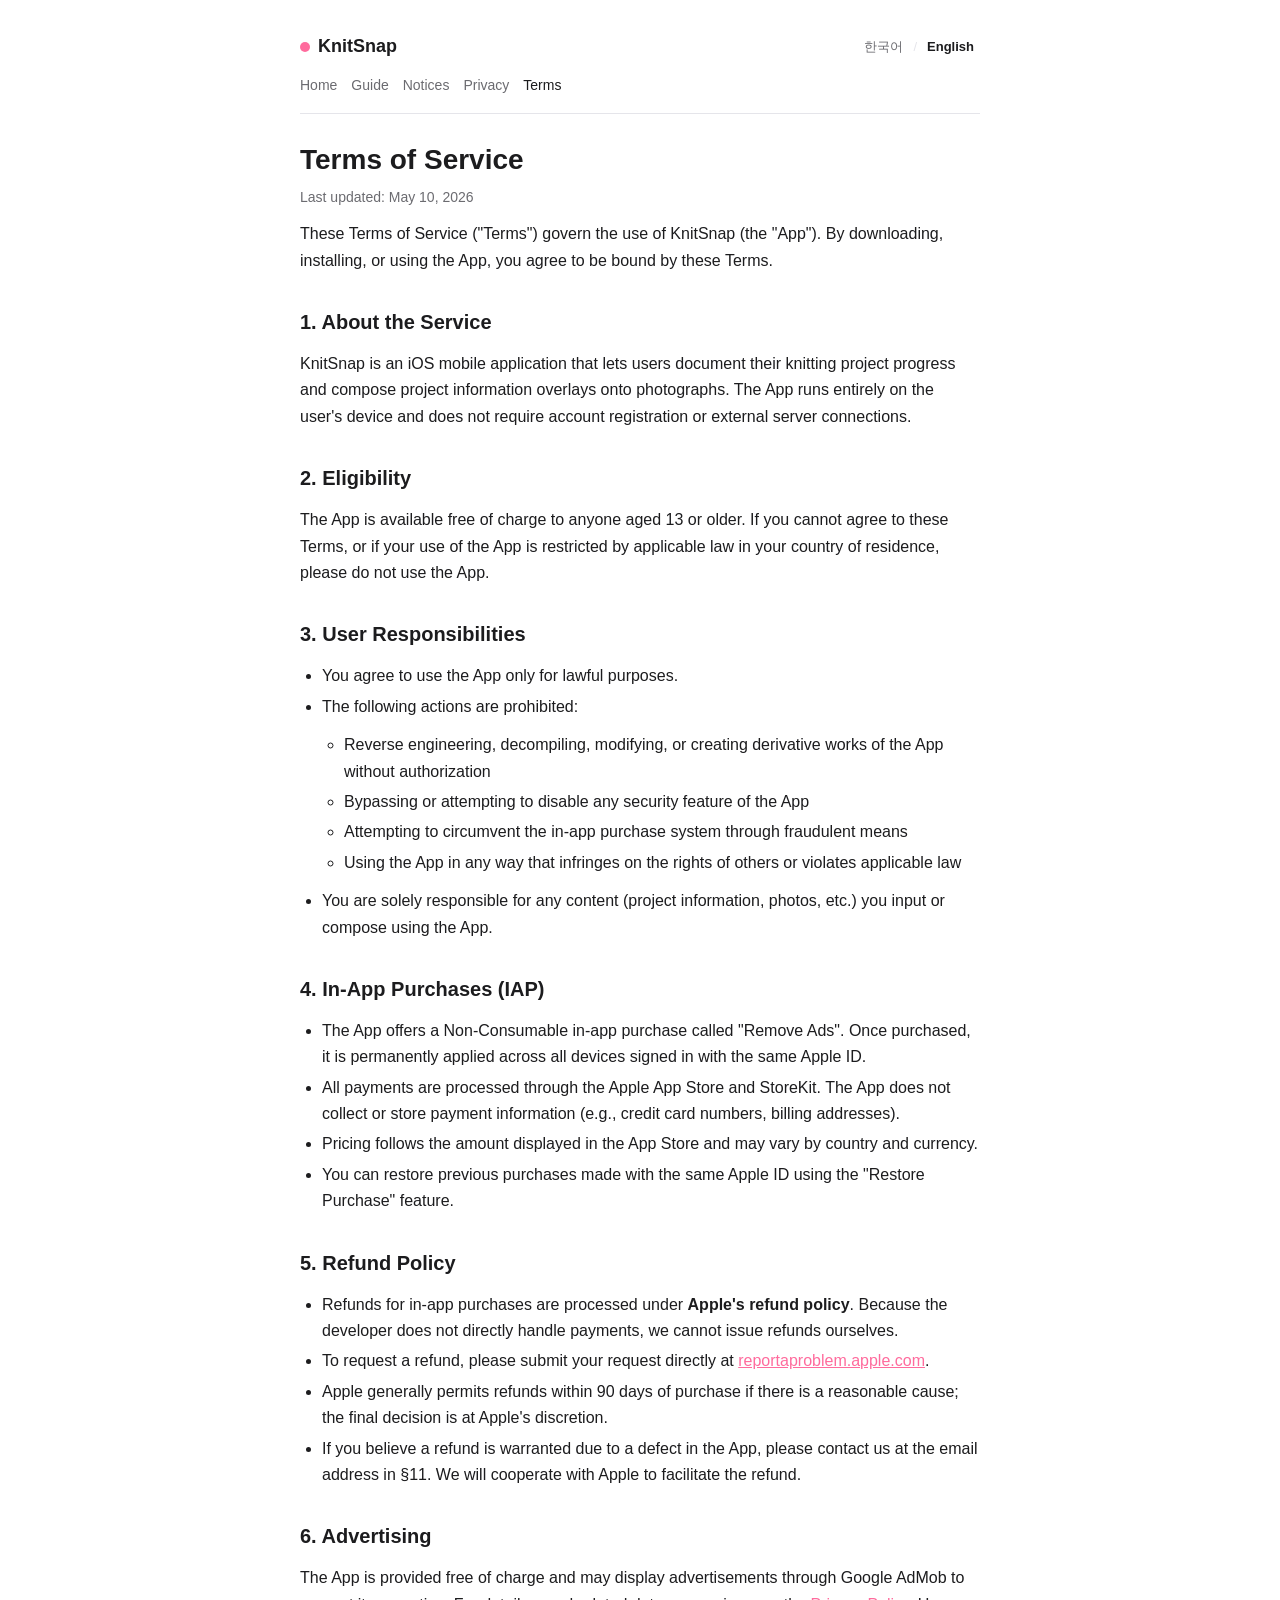
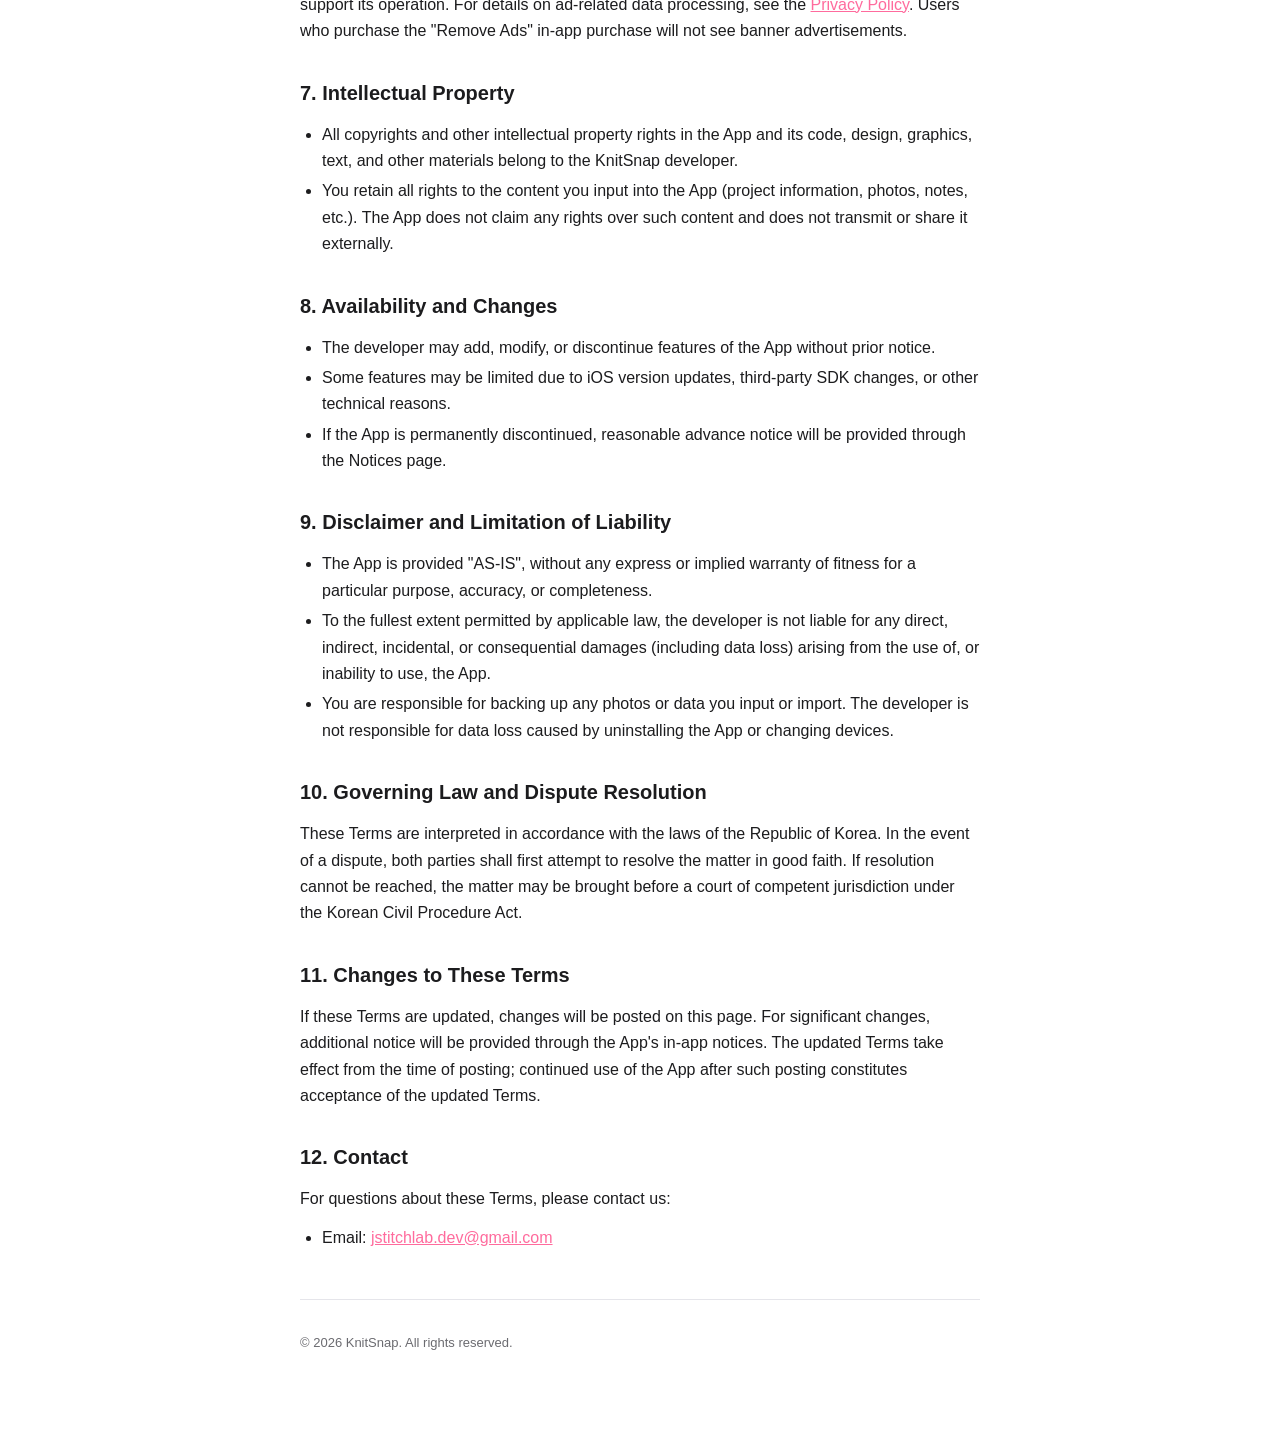
<file: docs/en/terms.html>
<!DOCTYPE html>
<html lang="en">
<head>
  <meta charset="UTF-8" />
  <meta name="viewport" content="width=device-width, initial-scale=1.0" />
  <title>Terms of Service · KnitSnap</title>
  <meta name="description" content="KnitSnap terms of service" />
  <link rel="icon" type="image/png" href="../favicon.png" />
  <link rel="apple-touch-icon" href="../favicon.png" />
  <link rel="stylesheet" href="../style.css" />
</head>
<body>
  <div class="container">
    <header class="site">
      <div class="header-row">
        <a href="./" class="brand"><span class="dot"></span>KnitSnap</a>
        <div class="lang-toggle">
          <a href="../ko/terms.html">한국어</a>
          <span class="sep">/</span>
          <a href="terms.html" aria-current="page">English</a>
        </div>
      </div>
      <nav class="site">
        <a href="./">Home</a>
        <a href="guide.html">Guide</a>
        <a href="notice.html">Notices</a>
        <a href="privacy.html">Privacy</a>
        <a href="terms.html" aria-current="page">Terms</a>
      </nav>
    </header>

    <main>
      <h1>Terms of Service</h1>
      <p class="meta">Last updated: May 10, 2026</p>

      <p>These Terms of Service ("Terms") govern the use of KnitSnap (the "App"). By downloading, installing, or using the App, you agree to be bound by these Terms.</p>

      <h2>1. About the Service</h2>
      <p>KnitSnap is an iOS mobile application that lets users document their knitting project progress and compose project information overlays onto photographs. The App runs entirely on the user's device and does not require account registration or external server connections.</p>

      <h2>2. Eligibility</h2>
      <p>The App is available free of charge to anyone aged 13 or older. If you cannot agree to these Terms, or if your use of the App is restricted by applicable law in your country of residence, please do not use the App.</p>

      <h2>3. User Responsibilities</h2>
      <ul>
        <li>You agree to use the App only for lawful purposes.</li>
        <li>The following actions are prohibited:
          <ul>
            <li>Reverse engineering, decompiling, modifying, or creating derivative works of the App without authorization</li>
            <li>Bypassing or attempting to disable any security feature of the App</li>
            <li>Attempting to circumvent the in-app purchase system through fraudulent means</li>
            <li>Using the App in any way that infringes on the rights of others or violates applicable law</li>
          </ul>
        </li>
        <li>You are solely responsible for any content (project information, photos, etc.) you input or compose using the App.</li>
      </ul>

      <h2>4. In-App Purchases (IAP)</h2>
      <ul>
        <li>The App offers a Non-Consumable in-app purchase called "Remove Ads". Once purchased, it is permanently applied across all devices signed in with the same Apple ID.</li>
        <li>All payments are processed through the Apple App Store and StoreKit. The App does not collect or store payment information (e.g., credit card numbers, billing addresses).</li>
        <li>Pricing follows the amount displayed in the App Store and may vary by country and currency.</li>
        <li>You can restore previous purchases made with the same Apple ID using the "Restore Purchase" feature.</li>
      </ul>

      <h2>5. Refund Policy</h2>
      <ul>
        <li>Refunds for in-app purchases are processed under <strong>Apple's refund policy</strong>. Because the developer does not directly handle payments, we cannot issue refunds ourselves.</li>
        <li>To request a refund, please submit your request directly at <a href="https://reportaproblem.apple.com" target="_blank" rel="noopener">reportaproblem.apple.com</a>.</li>
        <li>Apple generally permits refunds within 90 days of purchase if there is a reasonable cause; the final decision is at Apple's discretion.</li>
        <li>If you believe a refund is warranted due to a defect in the App, please contact us at the email address in §11. We will cooperate with Apple to facilitate the refund.</li>
      </ul>

      <h2>6. Advertising</h2>
      <p>The App is provided free of charge and may display advertisements through Google AdMob to support its operation. For details on ad-related data processing, see the <a href="privacy.html">Privacy Policy</a>. Users who purchase the "Remove Ads" in-app purchase will not see banner advertisements.</p>

      <h2>7. Intellectual Property</h2>
      <ul>
        <li>All copyrights and other intellectual property rights in the App and its code, design, graphics, text, and other materials belong to the KnitSnap developer.</li>
        <li>You retain all rights to the content you input into the App (project information, photos, notes, etc.). The App does not claim any rights over such content and does not transmit or share it externally.</li>
      </ul>

      <h2>8. Availability and Changes</h2>
      <ul>
        <li>The developer may add, modify, or discontinue features of the App without prior notice.</li>
        <li>Some features may be limited due to iOS version updates, third-party SDK changes, or other technical reasons.</li>
        <li>If the App is permanently discontinued, reasonable advance notice will be provided through the Notices page.</li>
      </ul>

      <h2>9. Disclaimer and Limitation of Liability</h2>
      <ul>
        <li>The App is provided "AS-IS", without any express or implied warranty of fitness for a particular purpose, accuracy, or completeness.</li>
        <li>To the fullest extent permitted by applicable law, the developer is not liable for any direct, indirect, incidental, or consequential damages (including data loss) arising from the use of, or inability to use, the App.</li>
        <li>You are responsible for backing up any photos or data you input or import. The developer is not responsible for data loss caused by uninstalling the App or changing devices.</li>
      </ul>

      <h2>10. Governing Law and Dispute Resolution</h2>
      <p>These Terms are interpreted in accordance with the laws of the Republic of Korea. In the event of a dispute, both parties shall first attempt to resolve the matter in good faith. If resolution cannot be reached, the matter may be brought before a court of competent jurisdiction under the Korean Civil Procedure Act.</p>

      <h2>11. Changes to These Terms</h2>
      <p>If these Terms are updated, changes will be posted on this page. For significant changes, additional notice will be provided through the App's in-app notices. The updated Terms take effect from the time of posting; continued use of the App after such posting constitutes acceptance of the updated Terms.</p>

      <h2>12. Contact</h2>
      <p>For questions about these Terms, please contact us:</p>
      <ul>
        <li>Email: <a href="mailto:jstitchlab.dev@gmail.com">jstitchlab.dev@gmail.com</a></li>
      </ul>
    </main>

    <footer class="site">
      <p>&copy; 2026 KnitSnap. All rights reserved.</p>
    </footer>
  </div>
</body>
</html>
</file>
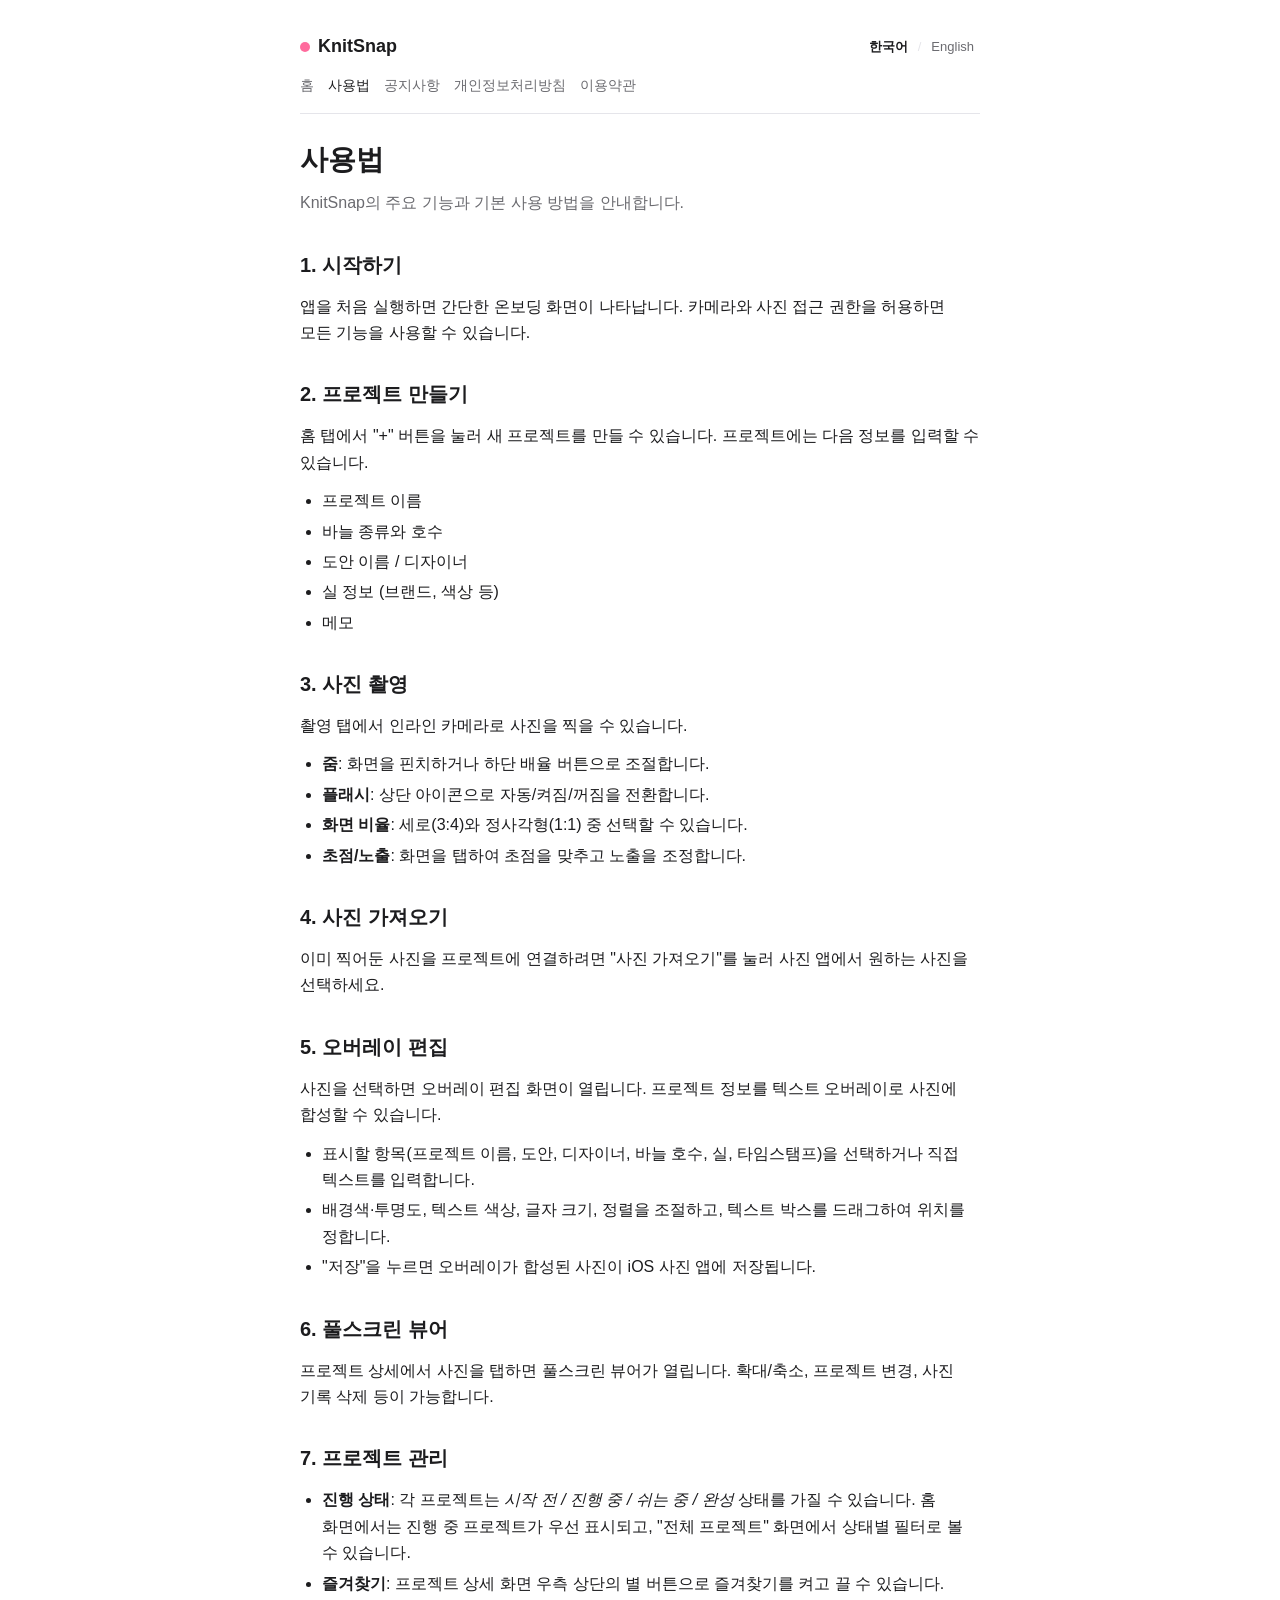
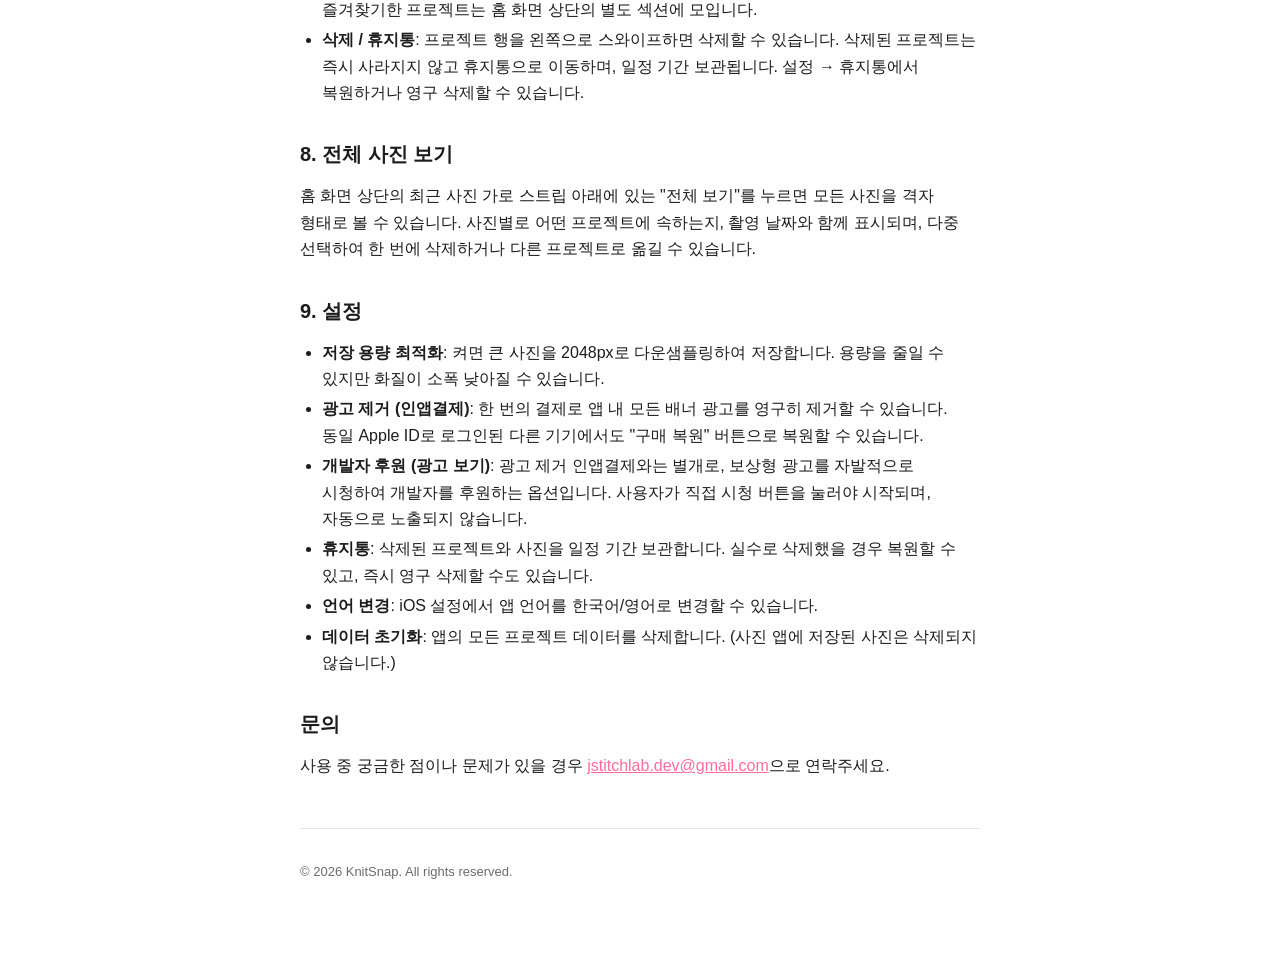
<file: docs/ko/guide.html>
<!DOCTYPE html>
<html lang="ko">
<head>
  <meta charset="UTF-8" />
  <meta name="viewport" content="width=device-width, initial-scale=1.0" />
  <title>사용법 · KnitSnap</title>
  <meta name="description" content="KnitSnap 기본 사용법 안내" />
  <link rel="icon" type="image/png" href="../favicon.png" />
  <link rel="apple-touch-icon" href="../favicon.png" />
  <link rel="stylesheet" href="../style.css" />
</head>
<body>
  <div class="container">
    <header class="site">
      <div class="header-row">
        <a href="./" class="brand"><span class="dot"></span>KnitSnap</a>
        <div class="lang-toggle">
          <a href="guide.html" aria-current="page">한국어</a>
          <span class="sep">/</span>
          <a href="../en/guide.html">English</a>
        </div>
      </div>
      <nav class="site">
        <a href="./">홈</a>
        <a href="guide.html" aria-current="page">사용법</a>
        <a href="notice.html">공지사항</a>
        <a href="privacy.html">개인정보처리방침</a>
        <a href="terms.html">이용약관</a>
      </nav>
    </header>

    <main>
      <h1>사용법</h1>
      <p class="tagline">KnitSnap의 주요 기능과 기본 사용 방법을 안내합니다.</p>

      <h2>1. 시작하기</h2>
      <p>앱을 처음 실행하면 간단한 온보딩 화면이 나타납니다. 카메라와 사진 접근 권한을 허용하면 모든 기능을 사용할 수 있습니다.</p>

      <h2>2. 프로젝트 만들기</h2>
      <p>홈 탭에서 "+" 버튼을 눌러 새 프로젝트를 만들 수 있습니다. 프로젝트에는 다음 정보를 입력할 수 있습니다.</p>
      <ul>
        <li>프로젝트 이름</li>
        <li>바늘 종류와 호수</li>
        <li>도안 이름 / 디자이너</li>
        <li>실 정보 (브랜드, 색상 등)</li>
        <li>메모</li>
      </ul>

      <h2>3. 사진 촬영</h2>
      <p>촬영 탭에서 인라인 카메라로 사진을 찍을 수 있습니다.</p>
      <ul>
        <li><strong>줌</strong>: 화면을 핀치하거나 하단 배율 버튼으로 조절합니다.</li>
        <li><strong>플래시</strong>: 상단 아이콘으로 자동/켜짐/꺼짐을 전환합니다.</li>
        <li><strong>화면 비율</strong>: 세로(3:4)와 정사각형(1:1) 중 선택할 수 있습니다.</li>
        <li><strong>초점/노출</strong>: 화면을 탭하여 초점을 맞추고 노출을 조정합니다.</li>
      </ul>

      <h2>4. 사진 가져오기</h2>
      <p>이미 찍어둔 사진을 프로젝트에 연결하려면 "사진 가져오기"를 눌러 사진 앱에서 원하는 사진을 선택하세요.</p>

      <h2>5. 오버레이 편집</h2>
      <p>사진을 선택하면 오버레이 편집 화면이 열립니다. 프로젝트 정보를 텍스트 오버레이로 사진에 합성할 수 있습니다.</p>
      <ul>
        <li>표시할 항목(프로젝트 이름, 도안, 디자이너, 바늘 호수, 실, 타임스탬프)을 선택하거나 직접 텍스트를 입력합니다.</li>
        <li>배경색·투명도, 텍스트 색상, 글자 크기, 정렬을 조절하고, 텍스트 박스를 드래그하여 위치를 정합니다.</li>
        <li>"저장"을 누르면 오버레이가 합성된 사진이 iOS 사진 앱에 저장됩니다.</li>
      </ul>

      <h2>6. 풀스크린 뷰어</h2>
      <p>프로젝트 상세에서 사진을 탭하면 풀스크린 뷰어가 열립니다. 확대/축소, 프로젝트 변경, 사진 기록 삭제 등이 가능합니다.</p>

      <h2>7. 프로젝트 관리</h2>
      <ul>
        <li><strong>진행 상태</strong>: 각 프로젝트는 <em>시작 전 / 진행 중 / 쉬는 중 / 완성</em> 상태를 가질 수 있습니다. 홈 화면에서는 진행 중 프로젝트가 우선 표시되고, "전체 프로젝트" 화면에서 상태별 필터로 볼 수 있습니다.</li>
        <li><strong>즐겨찾기</strong>: 프로젝트 상세 화면 우측 상단의 별 버튼으로 즐겨찾기를 켜고 끌 수 있습니다. 즐겨찾기한 프로젝트는 홈 화면 상단의 별도 섹션에 모입니다.</li>
        <li><strong>삭제 / 휴지통</strong>: 프로젝트 행을 왼쪽으로 스와이프하면 삭제할 수 있습니다. 삭제된 프로젝트는 즉시 사라지지 않고 휴지통으로 이동하며, 일정 기간 보관됩니다. 설정 → 휴지통에서 복원하거나 영구 삭제할 수 있습니다.</li>
      </ul>

      <h2>8. 전체 사진 보기</h2>
      <p>홈 화면 상단의 최근 사진 가로 스트립 아래에 있는 "전체 보기"를 누르면 모든 사진을 격자 형태로 볼 수 있습니다. 사진별로 어떤 프로젝트에 속하는지, 촬영 날짜와 함께 표시되며, 다중 선택하여 한 번에 삭제하거나 다른 프로젝트로 옮길 수 있습니다.</p>

      <h2>9. 설정</h2>
      <ul>
        <li><strong>저장 용량 최적화</strong>: 켜면 큰 사진을 2048px로 다운샘플링하여 저장합니다. 용량을 줄일 수 있지만 화질이 소폭 낮아질 수 있습니다.</li>
        <li><strong>광고 제거 (인앱결제)</strong>: 한 번의 결제로 앱 내 모든 배너 광고를 영구히 제거할 수 있습니다. 동일 Apple ID로 로그인된 다른 기기에서도 "구매 복원" 버튼으로 복원할 수 있습니다.</li>
        <li><strong>개발자 후원 (광고 보기)</strong>: 광고 제거 인앱결제와는 별개로, 보상형 광고를 자발적으로 시청하여 개발자를 후원하는 옵션입니다. 사용자가 직접 시청 버튼을 눌러야 시작되며, 자동으로 노출되지 않습니다.</li>
        <li><strong>휴지통</strong>: 삭제된 프로젝트와 사진을 일정 기간 보관합니다. 실수로 삭제했을 경우 복원할 수 있고, 즉시 영구 삭제할 수도 있습니다.</li>
        <li><strong>언어 변경</strong>: iOS 설정에서 앱 언어를 한국어/영어로 변경할 수 있습니다.</li>
        <li><strong>데이터 초기화</strong>: 앱의 모든 프로젝트 데이터를 삭제합니다. (사진 앱에 저장된 사진은 삭제되지 않습니다.)</li>
      </ul>

      <h2>문의</h2>
      <p>사용 중 궁금한 점이나 문제가 있을 경우 <a href="mailto:jstitchlab.dev@gmail.com">jstitchlab.dev@gmail.com</a>으로 연락주세요.</p>
    </main>

    <footer class="site">
      <p>&copy; 2026 KnitSnap. All rights reserved.</p>
    </footer>
  </div>
</body>
</html>
</file>
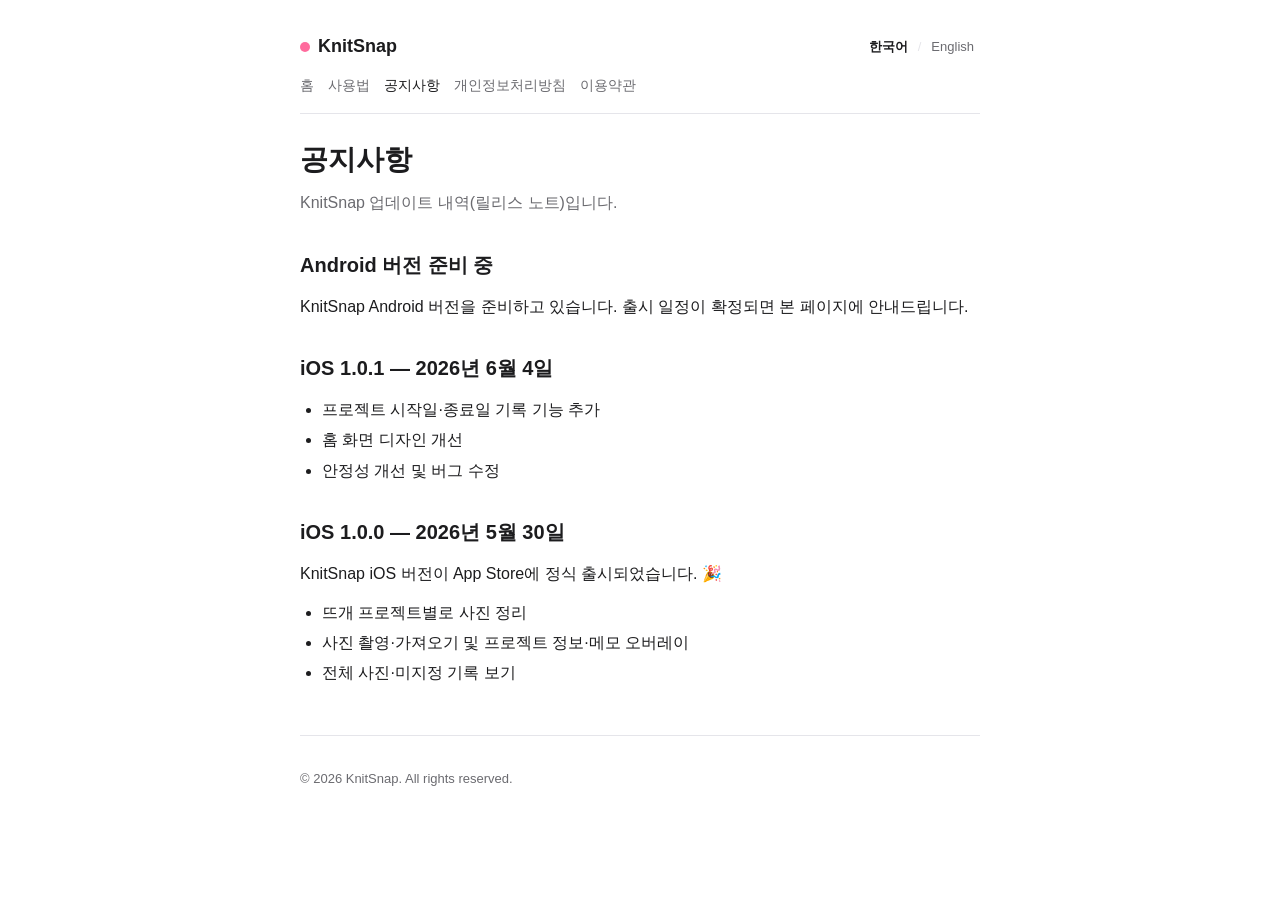
<file: docs/ko/notice.html>
<!DOCTYPE html>
<html lang="ko">
<head>
  <meta charset="UTF-8" />
  <meta name="viewport" content="width=device-width, initial-scale=1.0" />
  <title>공지사항 · KnitSnap</title>
  <meta name="description" content="KnitSnap 업데이트 내역 및 공지사항" />
  <link rel="icon" type="image/png" href="../favicon.png" />
  <link rel="apple-touch-icon" href="../favicon.png" />
  <link rel="stylesheet" href="../style.css" />
</head>
<body>
  <div class="container">
    <header class="site">
      <div class="header-row">
        <a href="./" class="brand"><span class="dot"></span>KnitSnap</a>
        <div class="lang-toggle">
          <a href="notice.html" aria-current="page">한국어</a>
          <span class="sep">/</span>
          <a href="../en/notice.html">English</a>
        </div>
      </div>
      <nav class="site">
        <a href="./">홈</a>
        <a href="guide.html">사용법</a>
        <a href="notice.html" aria-current="page">공지사항</a>
        <a href="privacy.html">개인정보처리방침</a>
        <a href="terms.html">이용약관</a>
      </nav>
    </header>

    <main>
      <h1>공지사항</h1>
      <p class="tagline">KnitSnap 업데이트 내역(릴리스 노트)입니다.</p>

      <h2>Android 버전 준비 중</h2>
      <p>KnitSnap Android 버전을 준비하고 있습니다. 출시 일정이 확정되면 본 페이지에 안내드립니다.</p>

      <h2>iOS 1.0.1 — 2026년 6월 4일</h2>
      <ul>
        <li>프로젝트 시작일·종료일 기록 기능 추가</li>
        <li>홈 화면 디자인 개선</li>
        <li>안정성 개선 및 버그 수정</li>
      </ul>

      <h2>iOS 1.0.0 — 2026년 5월 30일</h2>
      <p>KnitSnap iOS 버전이 App Store에 정식 출시되었습니다. 🎉</p>
      <ul>
        <li>뜨개 프로젝트별로 사진 정리</li>
        <li>사진 촬영·가져오기 및 프로젝트 정보·메모 오버레이</li>
        <li>전체 사진·미지정 기록 보기</li>
      </ul>
    </main>

    <footer class="site">
      <p>&copy; 2026 KnitSnap. All rights reserved.</p>
    </footer>
  </div>
</body>
</html>
</file>
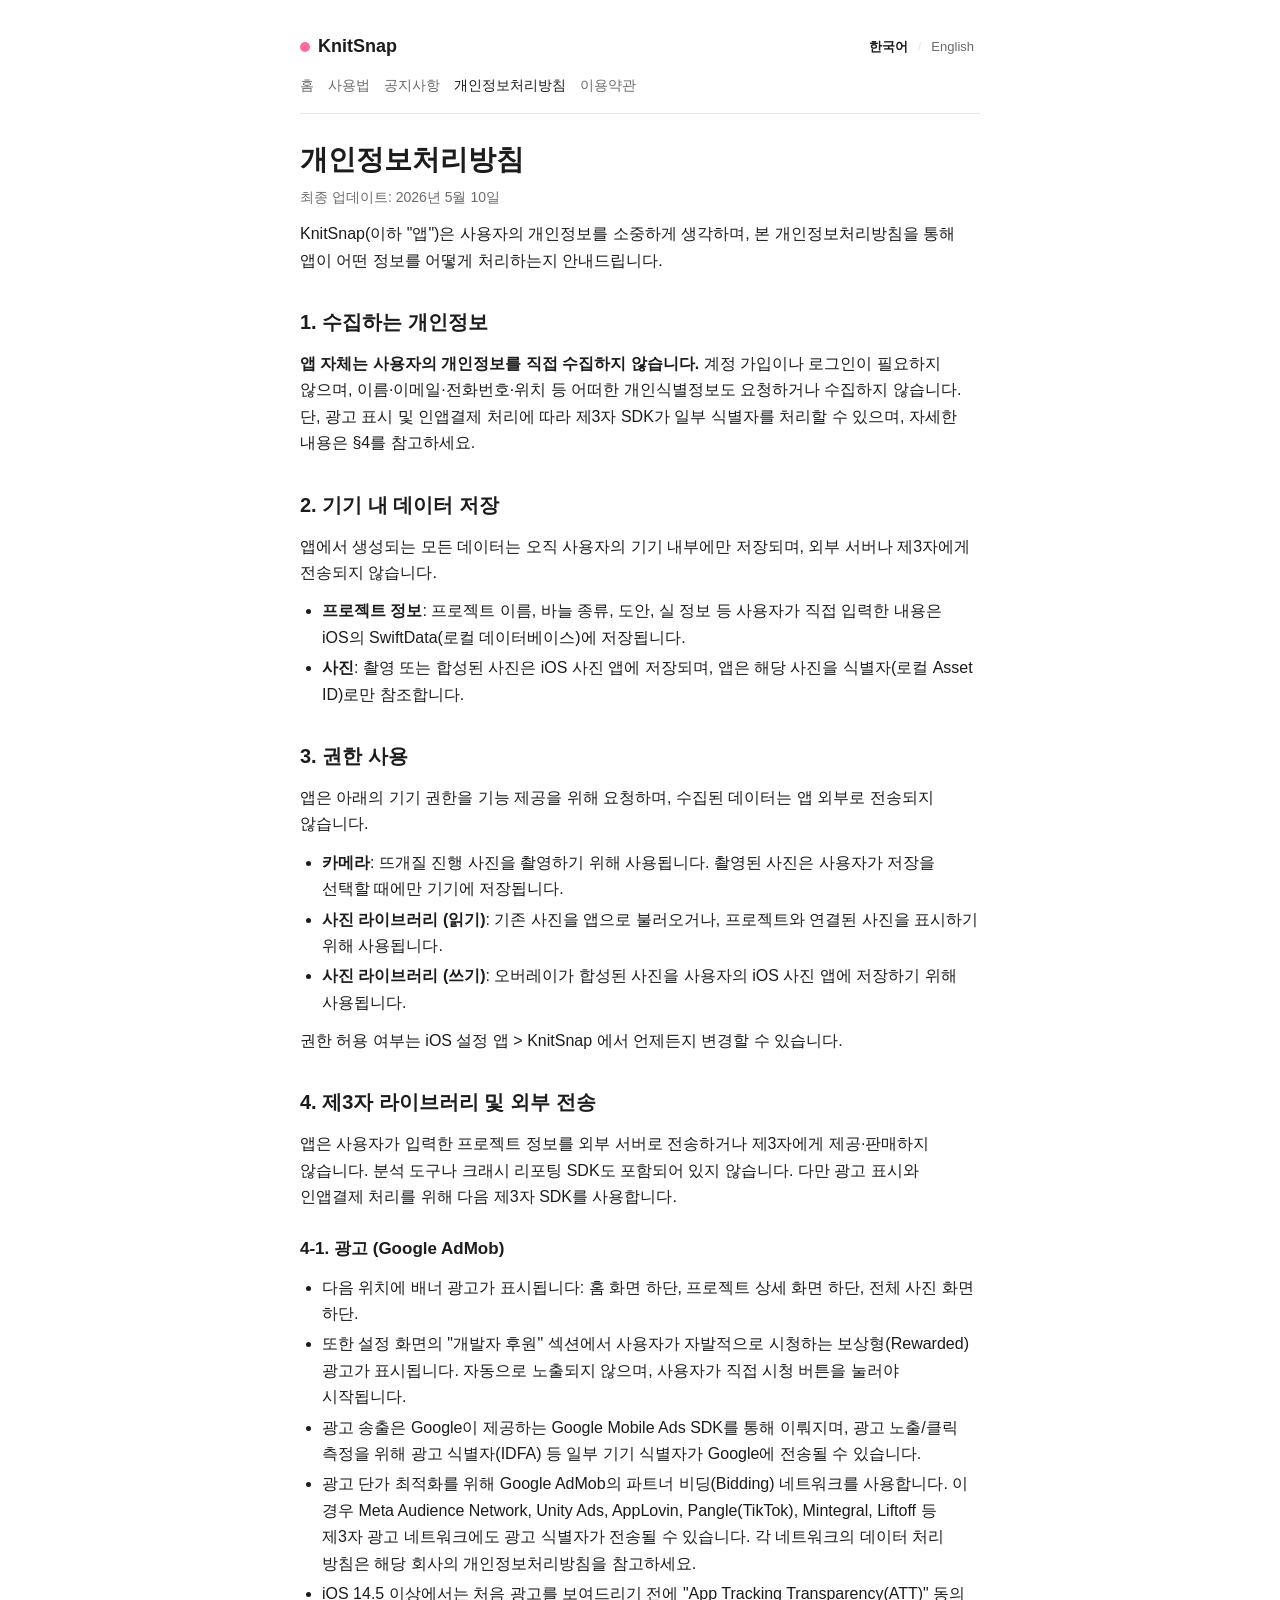
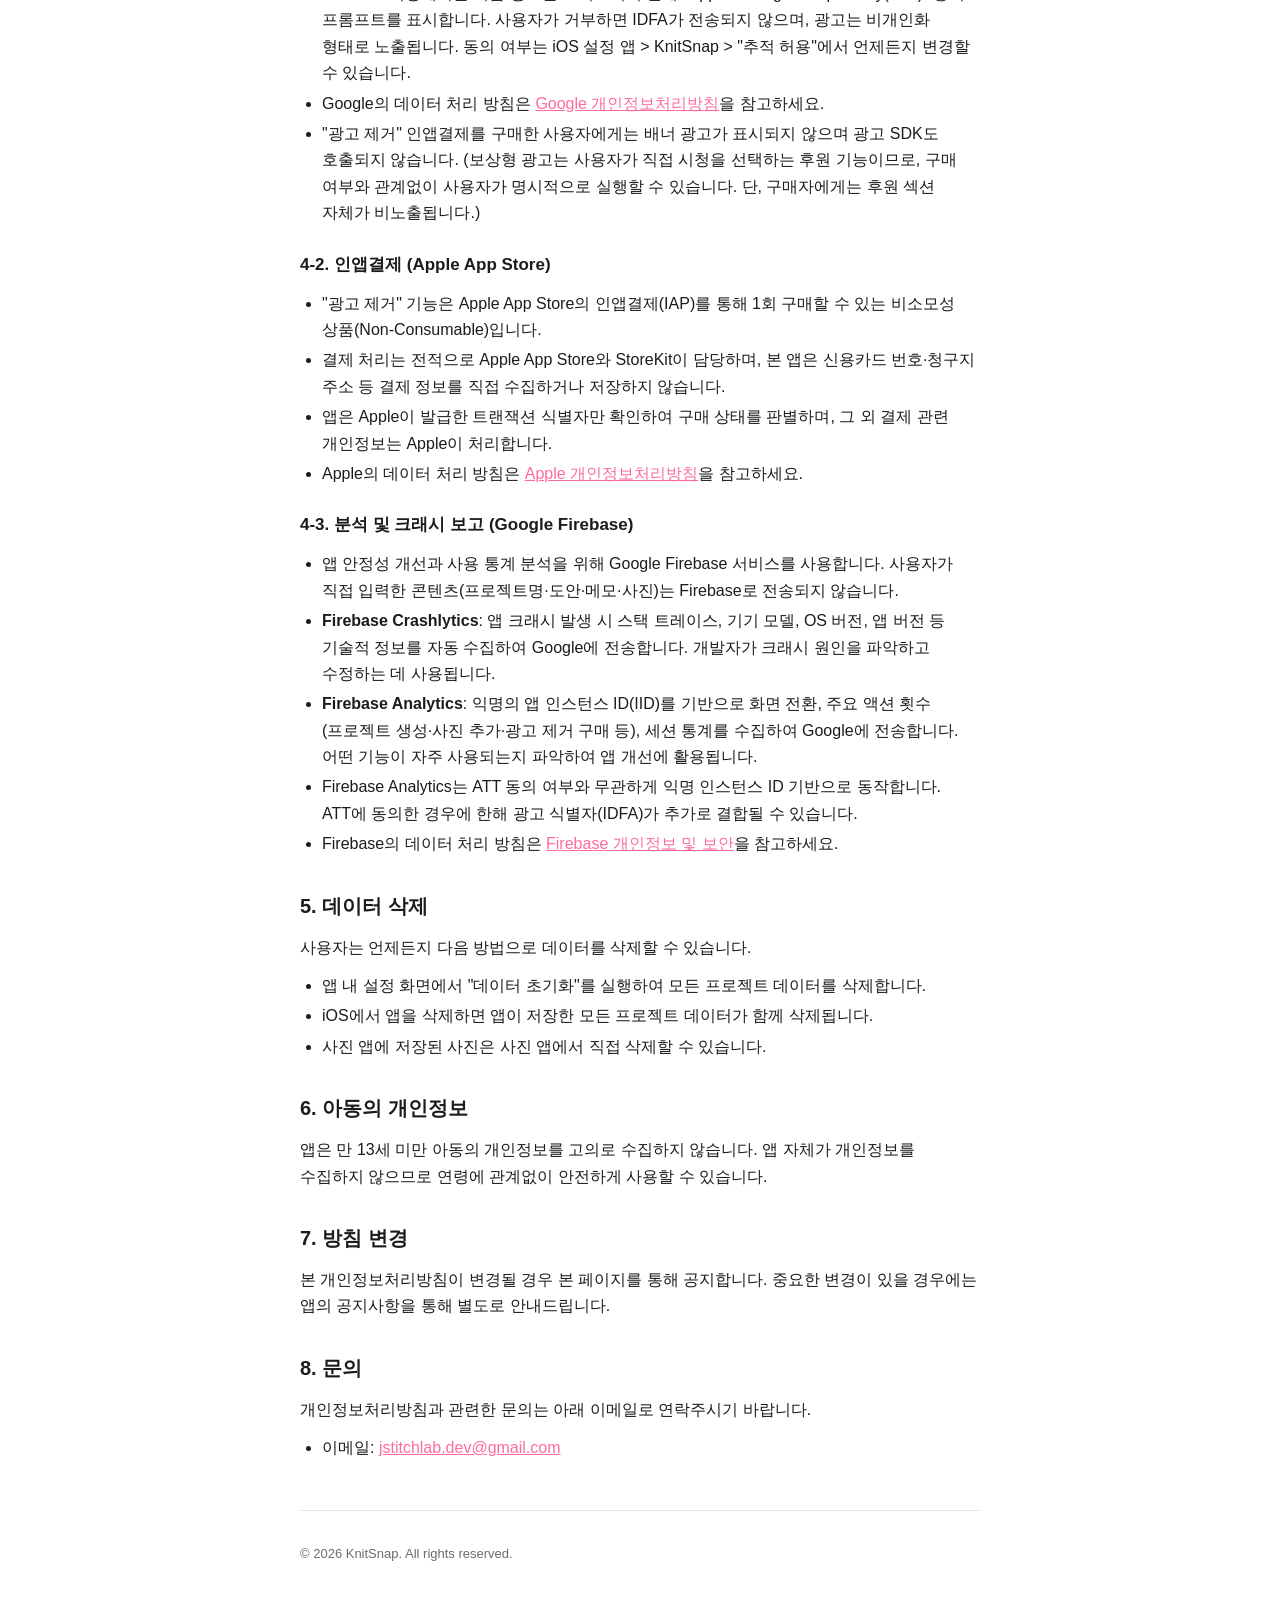
<file: docs/ko/privacy.html>
<!DOCTYPE html>
<html lang="ko">
<head>
  <meta charset="UTF-8" />
  <meta name="viewport" content="width=device-width, initial-scale=1.0" />
  <title>개인정보처리방침 · KnitSnap</title>
  <meta name="description" content="KnitSnap 앱의 개인정보처리방침" />
  <link rel="icon" type="image/png" href="../favicon.png" />
  <link rel="apple-touch-icon" href="../favicon.png" />
  <link rel="stylesheet" href="../style.css" />
</head>
<body>
  <div class="container">
    <header class="site">
      <div class="header-row">
        <a href="./" class="brand"><span class="dot"></span>KnitSnap</a>
        <div class="lang-toggle">
          <a href="privacy.html" aria-current="page">한국어</a>
          <span class="sep">/</span>
          <a href="../en/privacy.html">English</a>
        </div>
      </div>
      <nav class="site">
        <a href="./">홈</a>
        <a href="guide.html">사용법</a>
        <a href="notice.html">공지사항</a>
        <a href="privacy.html" aria-current="page">개인정보처리방침</a>
        <a href="terms.html">이용약관</a>
      </nav>
    </header>

    <main>
      <h1>개인정보처리방침</h1>
      <p class="meta">최종 업데이트: 2026년 5월 10일</p>

      <p>KnitSnap(이하 "앱")은 사용자의 개인정보를 소중하게 생각하며, 본 개인정보처리방침을 통해 앱이 어떤 정보를 어떻게 처리하는지 안내드립니다.</p>

      <h2>1. 수집하는 개인정보</h2>
      <p><strong>앱 자체는 사용자의 개인정보를 직접 수집하지 않습니다.</strong> 계정 가입이나 로그인이 필요하지 않으며, 이름·이메일·전화번호·위치 등 어떠한 개인식별정보도 요청하거나 수집하지 않습니다. 단, 광고 표시 및 인앱결제 처리에 따라 제3자 SDK가 일부 식별자를 처리할 수 있으며, 자세한 내용은 §4를 참고하세요.</p>

      <h2>2. 기기 내 데이터 저장</h2>
      <p>앱에서 생성되는 모든 데이터는 오직 사용자의 기기 내부에만 저장되며, 외부 서버나 제3자에게 전송되지 않습니다.</p>
      <ul>
        <li><strong>프로젝트 정보</strong>: 프로젝트 이름, 바늘 종류, 도안, 실 정보 등 사용자가 직접 입력한 내용은 iOS의 SwiftData(로컬 데이터베이스)에 저장됩니다.</li>
        <li><strong>사진</strong>: 촬영 또는 합성된 사진은 iOS 사진 앱에 저장되며, 앱은 해당 사진을 식별자(로컬 Asset ID)로만 참조합니다.</li>
      </ul>

      <h2>3. 권한 사용</h2>
      <p>앱은 아래의 기기 권한을 기능 제공을 위해 요청하며, 수집된 데이터는 앱 외부로 전송되지 않습니다.</p>
      <ul>
        <li><strong>카메라</strong>: 뜨개질 진행 사진을 촬영하기 위해 사용됩니다. 촬영된 사진은 사용자가 저장을 선택할 때에만 기기에 저장됩니다.</li>
        <li><strong>사진 라이브러리 (읽기)</strong>: 기존 사진을 앱으로 불러오거나, 프로젝트와 연결된 사진을 표시하기 위해 사용됩니다.</li>
        <li><strong>사진 라이브러리 (쓰기)</strong>: 오버레이가 합성된 사진을 사용자의 iOS 사진 앱에 저장하기 위해 사용됩니다.</li>
      </ul>
      <p>권한 허용 여부는 iOS 설정 앱 &gt; KnitSnap 에서 언제든지 변경할 수 있습니다.</p>

      <h2>4. 제3자 라이브러리 및 외부 전송</h2>
      <p>앱은 사용자가 입력한 프로젝트 정보를 외부 서버로 전송하거나 제3자에게 제공·판매하지 않습니다. 분석 도구나 크래시 리포팅 SDK도 포함되어 있지 않습니다. 다만 광고 표시와 인앱결제 처리를 위해 다음 제3자 SDK를 사용합니다.</p>

      <h3>4-1. 광고 (Google AdMob)</h3>
      <ul>
        <li>다음 위치에 배너 광고가 표시됩니다: 홈 화면 하단, 프로젝트 상세 화면 하단, 전체 사진 화면 하단.</li>
        <li>또한 설정 화면의 "개발자 후원" 섹션에서 사용자가 자발적으로 시청하는 보상형(Rewarded) 광고가 표시됩니다. 자동으로 노출되지 않으며, 사용자가 직접 시청 버튼을 눌러야 시작됩니다.</li>
        <li>광고 송출은 Google이 제공하는 Google Mobile Ads SDK를 통해 이뤄지며, 광고 노출/클릭 측정을 위해 광고 식별자(IDFA) 등 일부 기기 식별자가 Google에 전송될 수 있습니다.</li>
        <li>광고 단가 최적화를 위해 Google AdMob의 파트너 비딩(Bidding) 네트워크를 사용합니다. 이 경우 Meta Audience Network, Unity Ads, AppLovin, Pangle(TikTok), Mintegral, Liftoff 등 제3자 광고 네트워크에도 광고 식별자가 전송될 수 있습니다. 각 네트워크의 데이터 처리 방침은 해당 회사의 개인정보처리방침을 참고하세요.</li>
        <li>iOS 14.5 이상에서는 처음 광고를 보여드리기 전에 "App Tracking Transparency(ATT)" 동의 프롬프트를 표시합니다. 사용자가 거부하면 IDFA가 전송되지 않으며, 광고는 비개인화 형태로 노출됩니다. 동의 여부는 iOS 설정 앱 &gt; KnitSnap &gt; "추적 허용"에서 언제든지 변경할 수 있습니다.</li>
        <li>Google의 데이터 처리 방침은 <a href="https://policies.google.com/privacy" target="_blank" rel="noopener">Google 개인정보처리방침</a>을 참고하세요.</li>
        <li>"광고 제거" 인앱결제를 구매한 사용자에게는 배너 광고가 표시되지 않으며 광고 SDK도 호출되지 않습니다. (보상형 광고는 사용자가 직접 시청을 선택하는 후원 기능이므로, 구매 여부와 관계없이 사용자가 명시적으로 실행할 수 있습니다. 단, 구매자에게는 후원 섹션 자체가 비노출됩니다.)</li>
      </ul>

      <h3>4-2. 인앱결제 (Apple App Store)</h3>
      <ul>
        <li>"광고 제거" 기능은 Apple App Store의 인앱결제(IAP)를 통해 1회 구매할 수 있는 비소모성 상품(Non-Consumable)입니다.</li>
        <li>결제 처리는 전적으로 Apple App Store와 StoreKit이 담당하며, 본 앱은 신용카드 번호·청구지 주소 등 결제 정보를 직접 수집하거나 저장하지 않습니다.</li>
        <li>앱은 Apple이 발급한 트랜잭션 식별자만 확인하여 구매 상태를 판별하며, 그 외 결제 관련 개인정보는 Apple이 처리합니다.</li>
        <li>Apple의 데이터 처리 방침은 <a href="https://www.apple.com/legal/privacy/" target="_blank" rel="noopener">Apple 개인정보처리방침</a>을 참고하세요.</li>
      </ul>

      <h3>4-3. 분석 및 크래시 보고 (Google Firebase)</h3>
      <ul>
        <li>앱 안정성 개선과 사용 통계 분석을 위해 Google Firebase 서비스를 사용합니다. 사용자가 직접 입력한 콘텐츠(프로젝트명·도안·메모·사진)는 Firebase로 전송되지 않습니다.</li>
        <li><strong>Firebase Crashlytics</strong>: 앱 크래시 발생 시 스택 트레이스, 기기 모델, OS 버전, 앱 버전 등 기술적 정보를 자동 수집하여 Google에 전송합니다. 개발자가 크래시 원인을 파악하고 수정하는 데 사용됩니다.</li>
        <li><strong>Firebase Analytics</strong>: 익명의 앱 인스턴스 ID(IID)를 기반으로 화면 전환, 주요 액션 횟수(프로젝트 생성·사진 추가·광고 제거 구매 등), 세션 통계를 수집하여 Google에 전송합니다. 어떤 기능이 자주 사용되는지 파악하여 앱 개선에 활용됩니다.</li>
        <li>Firebase Analytics는 ATT 동의 여부와 무관하게 익명 인스턴스 ID 기반으로 동작합니다. ATT에 동의한 경우에 한해 광고 식별자(IDFA)가 추가로 결합될 수 있습니다.</li>
        <li>Firebase의 데이터 처리 방침은 <a href="https://firebase.google.com/support/privacy" target="_blank" rel="noopener">Firebase 개인정보 및 보안</a>을 참고하세요.</li>
      </ul>

      <h2>5. 데이터 삭제</h2>
      <p>사용자는 언제든지 다음 방법으로 데이터를 삭제할 수 있습니다.</p>
      <ul>
        <li>앱 내 설정 화면에서 "데이터 초기화"를 실행하여 모든 프로젝트 데이터를 삭제합니다.</li>
        <li>iOS에서 앱을 삭제하면 앱이 저장한 모든 프로젝트 데이터가 함께 삭제됩니다.</li>
        <li>사진 앱에 저장된 사진은 사진 앱에서 직접 삭제할 수 있습니다.</li>
      </ul>

      <h2>6. 아동의 개인정보</h2>
      <p>앱은 만 13세 미만 아동의 개인정보를 고의로 수집하지 않습니다. 앱 자체가 개인정보를 수집하지 않으므로 연령에 관계없이 안전하게 사용할 수 있습니다.</p>

      <h2>7. 방침 변경</h2>
      <p>본 개인정보처리방침이 변경될 경우 본 페이지를 통해 공지합니다. 중요한 변경이 있을 경우에는 앱의 공지사항을 통해 별도로 안내드립니다.</p>

      <h2>8. 문의</h2>
      <p>개인정보처리방침과 관련한 문의는 아래 이메일로 연락주시기 바랍니다.</p>
      <ul>
        <li>이메일: <a href="mailto:jstitchlab.dev@gmail.com">jstitchlab.dev@gmail.com</a></li>
      </ul>
    </main>

    <footer class="site">
      <p>&copy; 2026 KnitSnap. All rights reserved.</p>
    </footer>
  </div>
</body>
</html>
</file>
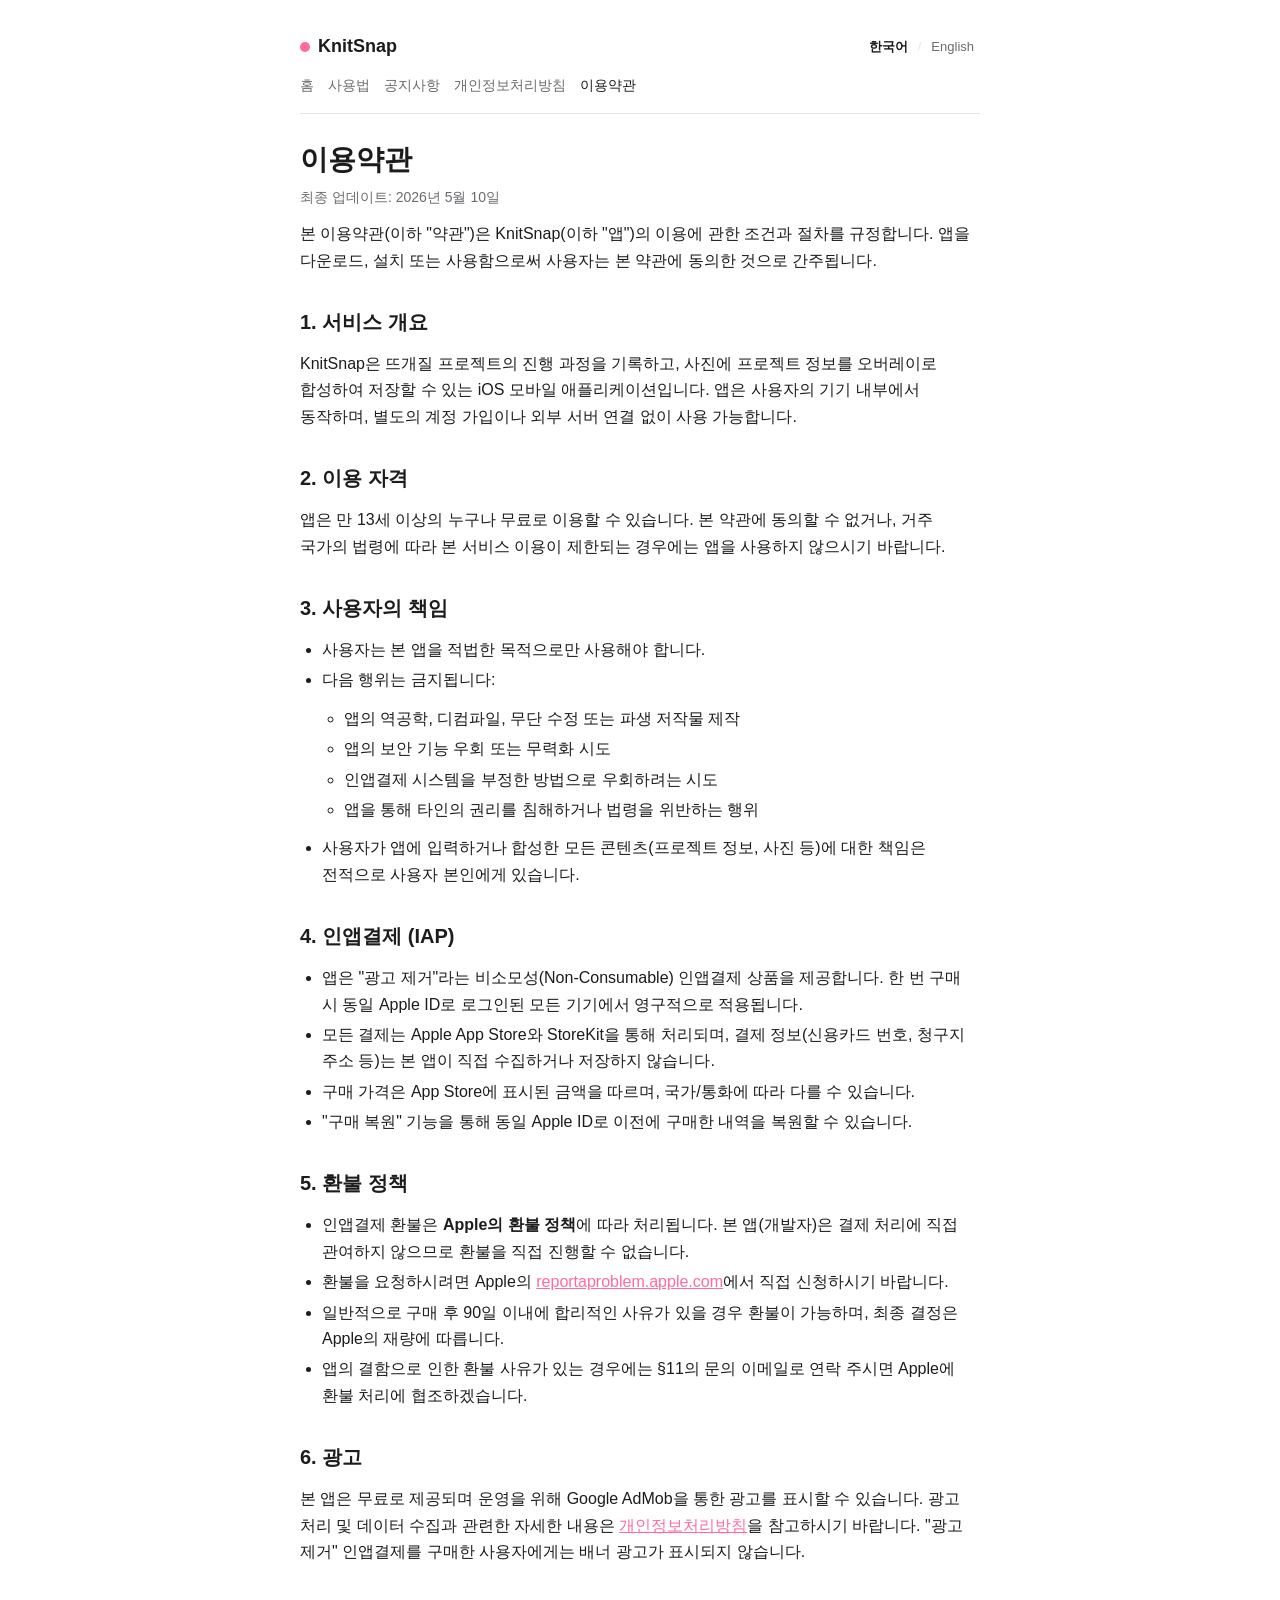
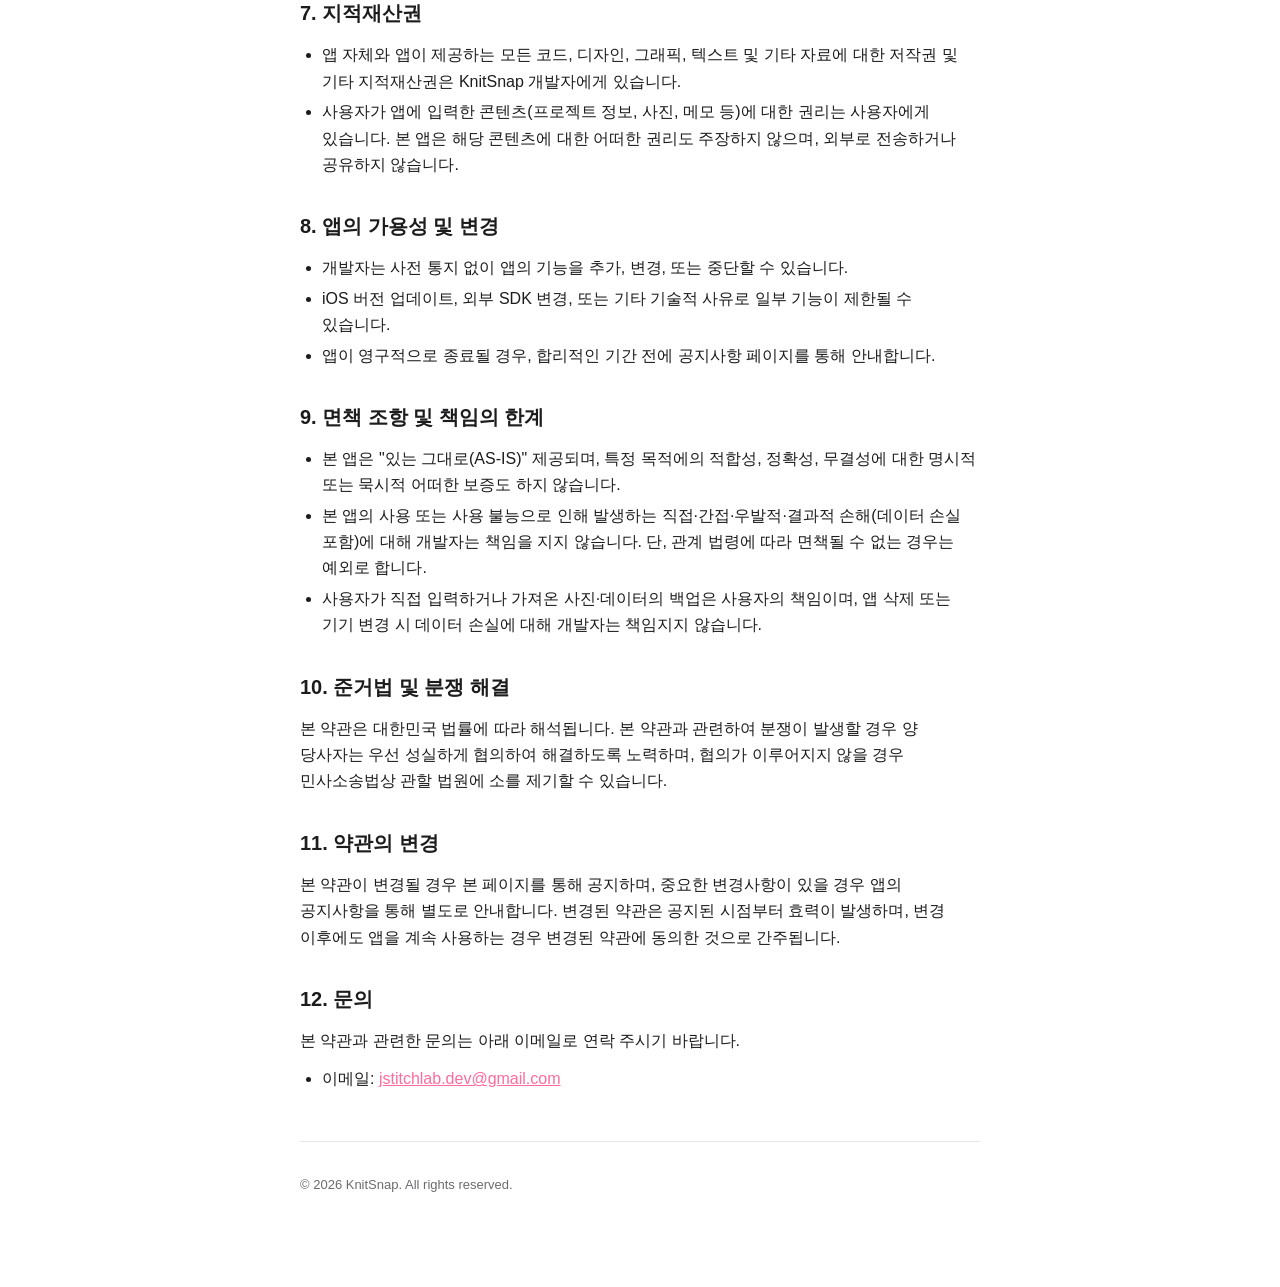
<file: docs/ko/terms.html>
<!DOCTYPE html>
<html lang="ko">
<head>
  <meta charset="UTF-8" />
  <meta name="viewport" content="width=device-width, initial-scale=1.0" />
  <title>이용약관 · KnitSnap</title>
  <meta name="description" content="KnitSnap 앱의 이용약관" />
  <link rel="icon" type="image/png" href="../favicon.png" />
  <link rel="apple-touch-icon" href="../favicon.png" />
  <link rel="stylesheet" href="../style.css" />
</head>
<body>
  <div class="container">
    <header class="site">
      <div class="header-row">
        <a href="./" class="brand"><span class="dot"></span>KnitSnap</a>
        <div class="lang-toggle">
          <a href="terms.html" aria-current="page">한국어</a>
          <span class="sep">/</span>
          <a href="../en/terms.html">English</a>
        </div>
      </div>
      <nav class="site">
        <a href="./">홈</a>
        <a href="guide.html">사용법</a>
        <a href="notice.html">공지사항</a>
        <a href="privacy.html">개인정보처리방침</a>
        <a href="terms.html" aria-current="page">이용약관</a>
      </nav>
    </header>

    <main>
      <h1>이용약관</h1>
      <p class="meta">최종 업데이트: 2026년 5월 10일</p>

      <p>본 이용약관(이하 "약관")은 KnitSnap(이하 "앱")의 이용에 관한 조건과 절차를 규정합니다. 앱을 다운로드, 설치 또는 사용함으로써 사용자는 본 약관에 동의한 것으로 간주됩니다.</p>

      <h2>1. 서비스 개요</h2>
      <p>KnitSnap은 뜨개질 프로젝트의 진행 과정을 기록하고, 사진에 프로젝트 정보를 오버레이로 합성하여 저장할 수 있는 iOS 모바일 애플리케이션입니다. 앱은 사용자의 기기 내부에서 동작하며, 별도의 계정 가입이나 외부 서버 연결 없이 사용 가능합니다.</p>

      <h2>2. 이용 자격</h2>
      <p>앱은 만 13세 이상의 누구나 무료로 이용할 수 있습니다. 본 약관에 동의할 수 없거나, 거주 국가의 법령에 따라 본 서비스 이용이 제한되는 경우에는 앱을 사용하지 않으시기 바랍니다.</p>

      <h2>3. 사용자의 책임</h2>
      <ul>
        <li>사용자는 본 앱을 적법한 목적으로만 사용해야 합니다.</li>
        <li>다음 행위는 금지됩니다:
          <ul>
            <li>앱의 역공학, 디컴파일, 무단 수정 또는 파생 저작물 제작</li>
            <li>앱의 보안 기능 우회 또는 무력화 시도</li>
            <li>인앱결제 시스템을 부정한 방법으로 우회하려는 시도</li>
            <li>앱을 통해 타인의 권리를 침해하거나 법령을 위반하는 행위</li>
          </ul>
        </li>
        <li>사용자가 앱에 입력하거나 합성한 모든 콘텐츠(프로젝트 정보, 사진 등)에 대한 책임은 전적으로 사용자 본인에게 있습니다.</li>
      </ul>

      <h2>4. 인앱결제 (IAP)</h2>
      <ul>
        <li>앱은 "광고 제거"라는 비소모성(Non-Consumable) 인앱결제 상품을 제공합니다. 한 번 구매 시 동일 Apple ID로 로그인된 모든 기기에서 영구적으로 적용됩니다.</li>
        <li>모든 결제는 Apple App Store와 StoreKit을 통해 처리되며, 결제 정보(신용카드 번호, 청구지 주소 등)는 본 앱이 직접 수집하거나 저장하지 않습니다.</li>
        <li>구매 가격은 App Store에 표시된 금액을 따르며, 국가/통화에 따라 다를 수 있습니다.</li>
        <li>"구매 복원" 기능을 통해 동일 Apple ID로 이전에 구매한 내역을 복원할 수 있습니다.</li>
      </ul>

      <h2>5. 환불 정책</h2>
      <ul>
        <li>인앱결제 환불은 <strong>Apple의 환불 정책</strong>에 따라 처리됩니다. 본 앱(개발자)은 결제 처리에 직접 관여하지 않으므로 환불을 직접 진행할 수 없습니다.</li>
        <li>환불을 요청하시려면 Apple의 <a href="https://reportaproblem.apple.com" target="_blank" rel="noopener">reportaproblem.apple.com</a>에서 직접 신청하시기 바랍니다.</li>
        <li>일반적으로 구매 후 90일 이내에 합리적인 사유가 있을 경우 환불이 가능하며, 최종 결정은 Apple의 재량에 따릅니다.</li>
        <li>앱의 결함으로 인한 환불 사유가 있는 경우에는 §11의 문의 이메일로 연락 주시면 Apple에 환불 처리에 협조하겠습니다.</li>
      </ul>

      <h2>6. 광고</h2>
      <p>본 앱은 무료로 제공되며 운영을 위해 Google AdMob을 통한 광고를 표시할 수 있습니다. 광고 처리 및 데이터 수집과 관련한 자세한 내용은 <a href="privacy.html">개인정보처리방침</a>을 참고하시기 바랍니다. "광고 제거" 인앱결제를 구매한 사용자에게는 배너 광고가 표시되지 않습니다.</p>

      <h2>7. 지적재산권</h2>
      <ul>
        <li>앱 자체와 앱이 제공하는 모든 코드, 디자인, 그래픽, 텍스트 및 기타 자료에 대한 저작권 및 기타 지적재산권은 KnitSnap 개발자에게 있습니다.</li>
        <li>사용자가 앱에 입력한 콘텐츠(프로젝트 정보, 사진, 메모 등)에 대한 권리는 사용자에게 있습니다. 본 앱은 해당 콘텐츠에 대한 어떠한 권리도 주장하지 않으며, 외부로 전송하거나 공유하지 않습니다.</li>
      </ul>

      <h2>8. 앱의 가용성 및 변경</h2>
      <ul>
        <li>개발자는 사전 통지 없이 앱의 기능을 추가, 변경, 또는 중단할 수 있습니다.</li>
        <li>iOS 버전 업데이트, 외부 SDK 변경, 또는 기타 기술적 사유로 일부 기능이 제한될 수 있습니다.</li>
        <li>앱이 영구적으로 종료될 경우, 합리적인 기간 전에 공지사항 페이지를 통해 안내합니다.</li>
      </ul>

      <h2>9. 면책 조항 및 책임의 한계</h2>
      <ul>
        <li>본 앱은 "있는 그대로(AS-IS)" 제공되며, 특정 목적에의 적합성, 정확성, 무결성에 대한 명시적 또는 묵시적 어떠한 보증도 하지 않습니다.</li>
        <li>본 앱의 사용 또는 사용 불능으로 인해 발생하는 직접·간접·우발적·결과적 손해(데이터 손실 포함)에 대해 개발자는 책임을 지지 않습니다. 단, 관계 법령에 따라 면책될 수 없는 경우는 예외로 합니다.</li>
        <li>사용자가 직접 입력하거나 가져온 사진·데이터의 백업은 사용자의 책임이며, 앱 삭제 또는 기기 변경 시 데이터 손실에 대해 개발자는 책임지지 않습니다.</li>
      </ul>

      <h2>10. 준거법 및 분쟁 해결</h2>
      <p>본 약관은 대한민국 법률에 따라 해석됩니다. 본 약관과 관련하여 분쟁이 발생할 경우 양 당사자는 우선 성실하게 협의하여 해결하도록 노력하며, 협의가 이루어지지 않을 경우 민사소송법상 관할 법원에 소를 제기할 수 있습니다.</p>

      <h2>11. 약관의 변경</h2>
      <p>본 약관이 변경될 경우 본 페이지를 통해 공지하며, 중요한 변경사항이 있을 경우 앱의 공지사항을 통해 별도로 안내합니다. 변경된 약관은 공지된 시점부터 효력이 발생하며, 변경 이후에도 앱을 계속 사용하는 경우 변경된 약관에 동의한 것으로 간주됩니다.</p>

      <h2>12. 문의</h2>
      <p>본 약관과 관련한 문의는 아래 이메일로 연락 주시기 바랍니다.</p>
      <ul>
        <li>이메일: <a href="mailto:jstitchlab.dev@gmail.com">jstitchlab.dev@gmail.com</a></li>
      </ul>
    </main>

    <footer class="site">
      <p>&copy; 2026 KnitSnap. All rights reserved.</p>
    </footer>
  </div>
</body>
</html>
</file>
<file: docs/style.css>
:root {
  --bg: #ffffff;
  --fg: #1c1c1e;
  --muted: #6b6b70;
  --border: #e5e5ea;
  --accent: #ff6b9d;
  --accent-fg: #ffffff;
  --code-bg: #f2f2f7;
  --max-width: 720px;
}

@media (prefers-color-scheme: dark) {
  :root {
    --bg: #000000;
    --fg: #f2f2f7;
    --muted: #98989f;
    --border: #2c2c2e;
    --code-bg: #1c1c1e;
  }
}

* {
  box-sizing: border-box;
}

html {
  -webkit-text-size-adjust: 100%;
}

body {
  margin: 0;
  padding: 0;
  background: var(--bg);
  color: var(--fg);
  font-family: -apple-system, BlinkMacSystemFont, "SF Pro Text",
    "Helvetica Neue", "Apple SD Gothic Neo", "Noto Sans KR", sans-serif;
  font-size: 16px;
  line-height: 1.65;
  word-break: keep-all;
  overflow-wrap: break-word;
}

.container {
  max-width: var(--max-width);
  margin: 0 auto;
  padding: 32px 20px 80px;
}

header.site {
  border-bottom: 1px solid var(--border);
  margin-bottom: 28px;
  padding-bottom: 16px;
}

header.site .brand {
  display: inline-flex;
  align-items: center;
  gap: 8px;
  font-weight: 700;
  font-size: 18px;
  color: var(--fg);
  text-decoration: none;
}

header.site .brand .dot {
  display: inline-block;
  width: 10px;
  height: 10px;
  border-radius: 50%;
  background: var(--accent);
}

nav.site {
  margin-top: 12px;
  display: flex;
  flex-wrap: wrap;
  gap: 14px;
  font-size: 14px;
}

nav.site a {
  color: var(--muted);
  text-decoration: none;
}

nav.site a:hover,
nav.site a[aria-current="page"] {
  color: var(--fg);
}

.header-row {
  display: flex;
  justify-content: space-between;
  align-items: center;
  gap: 12px;
}

.lang-toggle {
  font-size: 13px;
  display: inline-flex;
  align-items: center;
  gap: 4px;
  white-space: nowrap;
}

.lang-toggle a {
  color: var(--muted);
  text-decoration: none;
  padding: 2px 6px;
  border-radius: 4px;
}

.lang-toggle a:hover {
  color: var(--fg);
}

.lang-toggle a[aria-current="page"] {
  color: var(--fg);
  font-weight: 600;
}

.lang-toggle .sep {
  color: var(--border);
}

h1 {
  font-size: 28px;
  line-height: 1.3;
  margin: 0 0 8px;
}

h2 {
  font-size: 20px;
  margin: 32px 0 12px;
}

h3 {
  font-size: 17px;
  margin: 24px 0 8px;
}

p {
  margin: 12px 0;
}

ul,
ol {
  padding-left: 22px;
  margin: 12px 0;
}

li + li {
  margin-top: 4px;
}

a {
  color: var(--accent);
}

.meta {
  color: var(--muted);
  font-size: 14px;
  margin-top: 0;
}

.tagline {
  color: var(--muted);
  font-size: 16px;
  margin-bottom: 24px;
}

.card-list {
  list-style: none;
  padding: 0;
  margin: 24px 0;
  display: grid;
  gap: 12px;
}

.card-list a {
  display: block;
  padding: 16px 18px;
  border: 1px solid var(--border);
  border-radius: 12px;
  color: var(--fg);
  text-decoration: none;
  transition: border-color 0.15s ease;
}

.card-list a:hover {
  border-color: var(--accent);
}

.card-list .title {
  font-weight: 600;
  margin-bottom: 2px;
}

.card-list .desc {
  color: var(--muted);
  font-size: 14px;
}

code {
  background: var(--code-bg);
  padding: 2px 6px;
  border-radius: 4px;
  font-size: 0.9em;
}

hr {
  border: none;
  border-top: 1px solid var(--border);
  margin: 32px 0;
}

footer.site {
  margin-top: 48px;
  padding-top: 20px;
  border-top: 1px solid var(--border);
  color: var(--muted);
  font-size: 13px;
}

.lang-divider {
  margin: 40px 0;
  border-top: 1px dashed var(--border);
}
</file>
